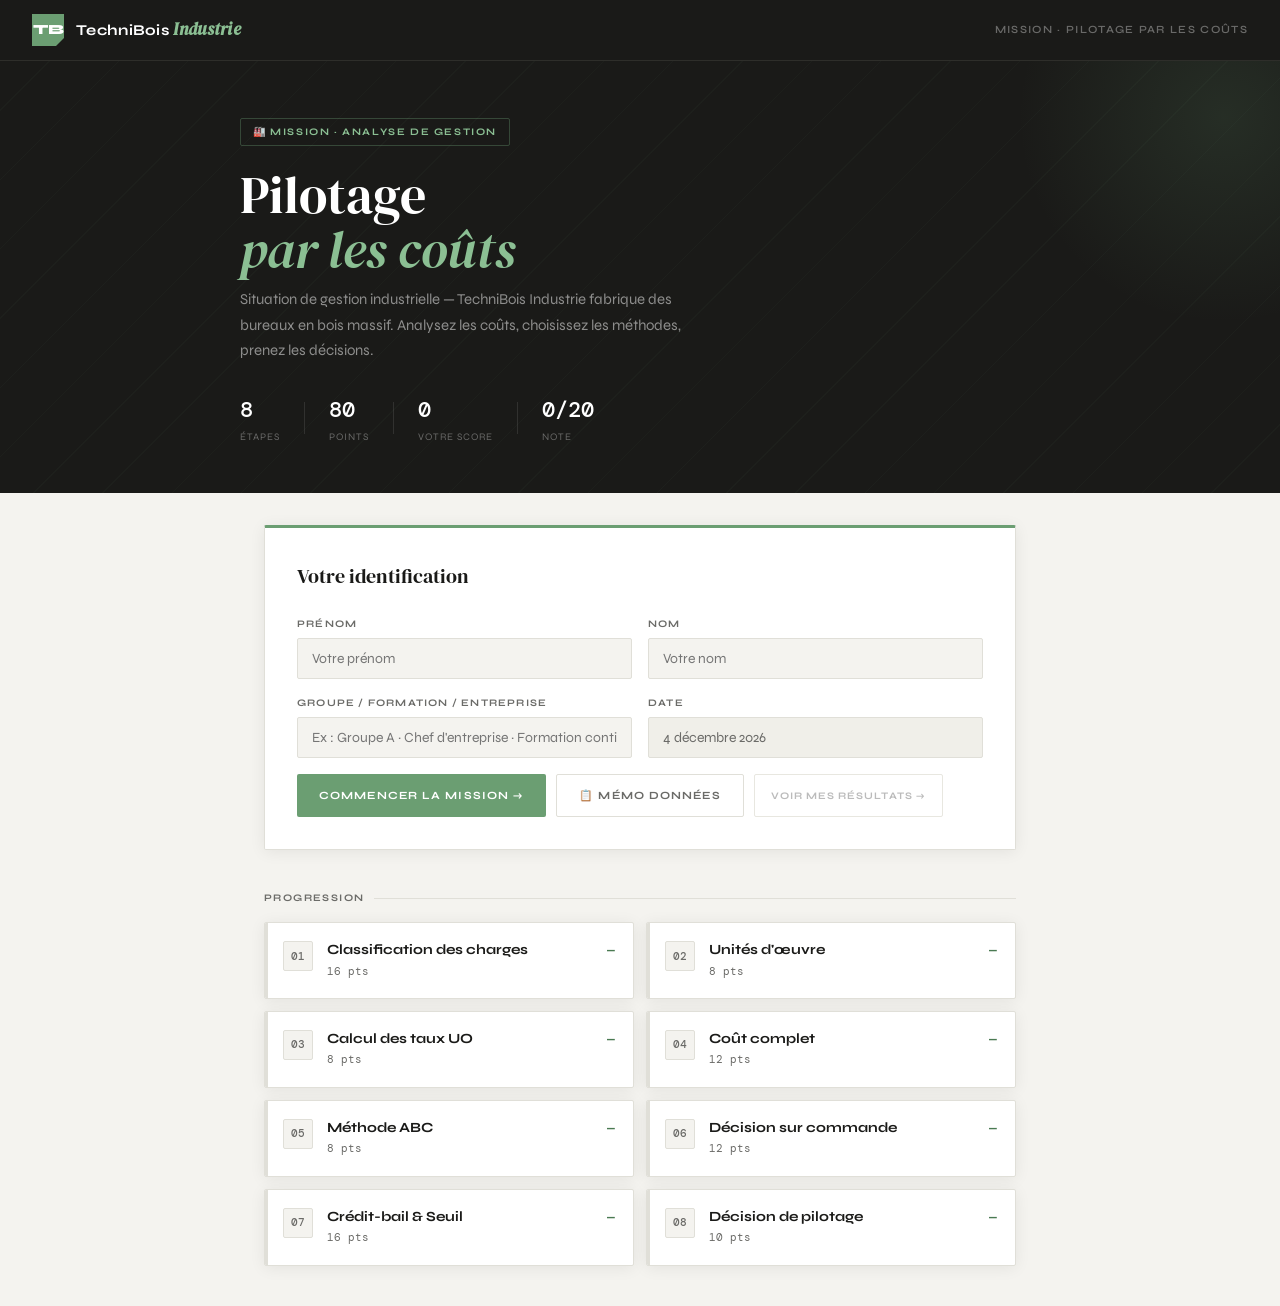
<file: index.html>
<!DOCTYPE html>
<html lang="fr">
<head>
<meta charset="UTF-8">
<meta name="viewport" content="width=device-width, initial-scale=1.0">
<title>TechniBois — Pilotage par les coûts</title>
<link href="https://fonts.googleapis.com/css2?family=Syne:wght@400;500;600;700;800&family=DM+Serif+Display:ital@0;1&family=DM+Mono:wght@400;500&display=swap" rel="stylesheet">
<link rel="stylesheet" href="style.css">
<style>
/* ── HOME SPECIFIC ── */
.hero {
  background: var(--dark);
  padding: 56px 32px 48px;
  position: relative; overflow: hidden;
}
.hero::before {
  content: '';
  position: absolute; inset: 0;
  background: repeating-linear-gradient(
    -45deg,
    transparent, transparent 48px,
    rgba(107,158,114,0.04) 48px, rgba(107,158,114,0.04) 49px
  );
}
.hero::after {
  content: '';
  position: absolute; top: 0; right: 0;
  width: 280px; height: 280px;
  background: radial-gradient(circle at 80% 20%, rgba(107,158,114,0.15) 0%, transparent 65%);
  pointer-events: none;
}
.hero-inner { max-width: 800px; margin: 0 auto; position: relative; z-index: 1; }
.hero-tag {
  display: inline-flex; align-items: center; gap: 6px;
  font-size: 10px; font-weight: 700;
  letter-spacing: 0.16em; text-transform: uppercase;
  color: var(--green-l);
  border: 1px solid rgba(107,158,114,0.35);
  padding: 5px 12px; border-radius: 2px;
  margin-bottom: 22px;
}
.hero-title {
  font-family: var(--ff-display);
  font-size: 52px; font-weight: 400;
  color: #fff; line-height: 1.05;
  margin-bottom: 10px;
}
.hero-title em { color: var(--green-l); display: block; }
.hero-sub {
  font-size: 15px; color: rgba(255,255,255,0.5);
  max-width: 480px; line-height: 1.7; margin-bottom: 28px;
}
.hero-meta {
  display: flex; align-items: center; gap: 24px; flex-wrap: wrap;
}
.hero-meta-item {
  display: flex; flex-direction: column; gap: 2px;
}
.hero-meta-val {
  font-family: var(--ff-mono);
  font-size: 22px; font-weight: 500; color: #fff;
}
.hero-meta-lab { font-size: 10px; color: rgba(255,255,255,0.35); letter-spacing: 0.1em; text-transform: uppercase; }
.hero-sep { width: 1px; height: 32px; background: rgba(255,255,255,0.1); }

/* ── IDENTITY SECTION ── */
.identity-wrap { max-width: 800px; margin: 0 auto; padding: 32px 24px 0; }

/* ── STEPS GRID ── */
.steps-section { max-width: 800px; margin: 0 auto; padding: 8px 24px 40px; }
.steps-title {
  font-family: var(--ff-ui);
  font-size: 10px; font-weight: 700;
  letter-spacing: 0.14em; text-transform: uppercase;
  color: var(--muted); margin-bottom: 16px;
  display: flex; align-items: center; gap: 10px;
}
.steps-title::after { content: ''; flex: 1; height: 1px; background: var(--border); }

.steps-grid { display: grid; grid-template-columns: 1fr 1fr; gap: 12px; }
@media(max-width:540px) { .steps-grid { grid-template-columns: 1fr; } }

.step-card {
  display: flex; align-items: flex-start; gap: 14px;
  background: var(--card);
  border: 1px solid var(--border);
  border-radius: var(--radius);
  padding: 18px 18px;
  text-decoration: none;
  color: var(--text);
  transition: all 0.2s;
  position: relative; overflow: hidden;
  box-shadow: var(--shadow);
}
.step-card:hover {
  border-color: var(--green-l);
  transform: translateY(-2px);
  box-shadow: var(--shadow-lg);
}
.step-card::before {
  content: '';
  position: absolute; left: 0; top: 0; bottom: 0;
  width: 3px; background: var(--border);
  transition: background 0.2s;
}
.step-card:hover::before { background: var(--green); }
.step-card.done::before { background: var(--green); }

.step-card-num {
  font-family: var(--ff-mono);
  font-size: 11px; font-weight: 500;
  color: var(--muted);
  background: var(--surface);
  border: 1px solid var(--border);
  width: 30px; height: 30px;
  border-radius: 2px;
  display: flex; align-items: center; justify-content: center;
  flex-shrink: 0;
}
.step-card.done .step-card-num { background: #e2f0e4; color: var(--green-d); border-color: #b6d9ba; }
.step-card-info { flex: 1; min-width: 0; }
.step-card-name {
  font-weight: 700; font-size: 14px;
  color: var(--text); margin-bottom: 3px;
  line-height: 1.3;
}
.step-card-pts {
  font-family: var(--ff-mono);
  font-size: 11px; color: var(--muted);
}
.step-card-score {
  font-family: var(--ff-mono);
  font-size: 13px; font-weight: 500;
  color: var(--green-d); white-space: nowrap;
}
.step-card.done .step-card-score { color: var(--green-d); }

/* ── RESULTS CARD ── */
.result-preview {
  max-width: 800px; margin: 0 auto 40px;
  padding: 0 24px;
}
.result-preview-inner {
  background: var(--dark);
  border-radius: var(--radius);
  padding: 24px 28px;
  display: flex; align-items: center; gap: 24px;
  flex-wrap: wrap;
}
.rp-score {
  font-family: var(--ff-display);
  font-size: 56px; color: var(--green-l); line-height: 1;
}
.rp-info { flex: 1; min-width: 160px; }
.rp-pct { font-size: 13px; color: rgba(255,255,255,0.5); margin-bottom: 4px; }
.rp-note { font-size: 22px; font-weight: 700; color: #fff; margin-bottom: 6px; }
.rp-badge {
  display: inline-block;
  font-size: 11px; font-weight: 700;
  color: var(--green-l);
  border: 1px solid rgba(107,158,114,0.4);
  padding: 3px 10px; border-radius: 2px;
}
@media(max-width:520px) {
  .hero-title { font-size: 34px; }
  .steps-grid { grid-template-columns: 1fr; }
}
</style>
</head>
<body>

<!-- ── TOPBAR ── -->
<header class="topbar">
  <div class="topbar-inner">
    <a href="index.html" class="brand">
      <div class="brand-mark">TB</div>
      <div class="brand-text">TechniBois <em>Industrie</em></div>
    </a>
    <div class="topbar-subtitle">Mission · Pilotage par les coûts</div>
  </div>
</header>

<!-- ── HERO ── -->
<section class="hero">
  <div class="hero-inner">
    <div class="hero-tag">🏭 Mission · Analyse de gestion</div>
    <h1 class="hero-title">
      Pilotage<br>
      <em>par les coûts</em>
    </h1>
    <p class="hero-sub">Situation de gestion industrielle — TechniBois Industrie fabrique des bureaux en bois massif. Analysez les coûts, choisissez les méthodes, prenez les décisions.</p>
    <div class="hero-meta">
      <div class="hero-meta-item">
        <span class="hero-meta-val">8</span>
        <span class="hero-meta-lab">Étapes</span>
      </div>
      <div class="hero-sep"></div>
      <div class="hero-meta-item">
        <span class="hero-meta-val">80</span>
        <span class="hero-meta-lab">Points</span>
      </div>
      <div class="hero-sep"></div>
      <div class="hero-meta-item">
        <span class="hero-meta-val" id="hero-total">0</span>
        <span class="hero-meta-lab">Votre score</span>
      </div>
      <div class="hero-sep"></div>
      <div class="hero-meta-item">
        <span class="hero-meta-val" id="hero-note">0/20</span>
        <span class="hero-meta-lab">Note</span>
      </div>
    </div>
  </div>
</section>

<!-- ── IDENTIFICATION ── -->
<div class="identity-wrap">
  <div class="id-card">
    <div class="id-card-title">Votre identification</div>
    <div class="fields-grid">
      <div class="field-wrap">
        <label class="field-label">Prénom</label>
        <input class="field-input" id="f-prenom" type="text" placeholder="Votre prénom">
      </div>
      <div class="field-wrap">
        <label class="field-label">Nom</label>
        <input class="field-input" id="f-nom" type="text" placeholder="Votre nom">
      </div>
      <div class="field-wrap">
        <label class="field-label">Groupe / Formation / Entreprise</label>
        <input class="field-input" id="f-groupe" type="text" placeholder="Ex : Groupe A · Chef d'entreprise · Formation continue">
      </div>
      <div class="field-wrap">
        <label class="field-label">Date</label>
        <input class="field-input" id="f-date" type="text" readonly>
      </div>
    </div>
    <div class="btn-row" style="margin-top:16px;">
      <a href="etape1.html" class="btn btn-primary" onclick="saveBeforeGo()">Commencer la mission →</a>
      <a href="memo.html" class="btn btn-secondary">📋 Mémo données</a>
      <a href="resultats.html" class="btn btn-ghost">Voir mes résultats →</a>
    </div>
  </div>
</div>

<!-- ── STEPS MENU ── -->
<div class="steps-section">
  <div class="steps-title">Progression</div>
  <div class="steps-grid" id="steps-grid"></div>
</div>

<!-- ── RESULT PREVIEW ── -->
<div class="result-preview" id="result-preview" style="display:none;">
  <div class="result-preview-inner">
    <div class="rp-score" id="rp-score">0</div>
    <div class="rp-info">
      <div class="rp-pct" id="rp-pct">0%</div>
      <div class="rp-note" id="rp-note">0 / 20</div>
      <div class="rp-badge" id="rp-badge">—</div>
    </div>
    <a href="resultats.html" class="btn btn-gold">Voir le rapport complet →</a>
  </div>
</div>

<script src="common.js"></script>
<script>
const STEP_LINKS = {
  1: 'etape1.html',
  2: 'etape2.html',
  3: 'etape3.html',
  4: 'etape4.html',
  5: 'etape5.html',
  6: 'etape6.html',
  7: 'etape7.html',
  8: 'etape8.html',
};

function saveBeforeGo() {
  // Save identity on click before navigating
  ['f-nom','f-prenom','f-groupe'].forEach(id => {
    const el = document.getElementById(id);
    if (el) {
      const s = loadState();
      const ident = s.identity || {};
      ident[id.replace('f-','')] = el.value;
      saveState('identity', ident);
    }
  });
  saveIdentity();
}

function buildMenu() {
  const grid = document.getElementById('steps-grid');
  if (!grid) return;
  grid.innerHTML = '';
  for (let i = 1; i <= 8; i++) {
    const sc = getScore(i);
    const mx = STEP_MAX[i];
    const done = sc > 0;
    const card = document.createElement('a');
    card.href = STEP_LINKS[i];
    card.className = 'step-card' + (done ? ' done' : '');
    card.innerHTML = `
      <div class="step-card-num">${String(i).padStart(2,'0')}</div>
      <div class="step-card-info">
        <div class="step-card-name">${STEP_NAMES[i]}</div>
        <div class="step-card-pts">${mx} pts</div>
      </div>
      <div class="step-card-score">${done ? sc+'/'+mx : '—'}</div>
    `;
    grid.appendChild(card);
  }
}

function updateHero() {
  const tot = getTotalScore();
  const note = Math.round(tot / 80 * 20 * 10) / 10;
  const pct  = Math.round(tot / 80 * 100);
  document.getElementById('hero-total').textContent = tot;
  document.getElementById('hero-note').textContent = note + '/20';

  if (tot > 0) {
    const p = getProfile(pct);
    document.getElementById('result-preview').style.display = '';
    document.getElementById('rp-score').textContent = tot;
    document.getElementById('rp-pct').textContent = pct + '%';
    document.getElementById('rp-note').textContent = note + ' / 20';
    document.getElementById('rp-badge').textContent = p.label;
  }
}

window.addEventListener('DOMContentLoaded', () => {
  buildMenu();
  updateHero();
  setDate();
  loadIdentity();
  ['f-nom','f-prenom','f-groupe'].forEach(id => {
    const el = document.getElementById(id);
    if (el) { el.addEventListener('input', saveIdentity); el.addEventListener('blur', saveIdentity); }
  });
});
</script>
</body>
</html>
</file>
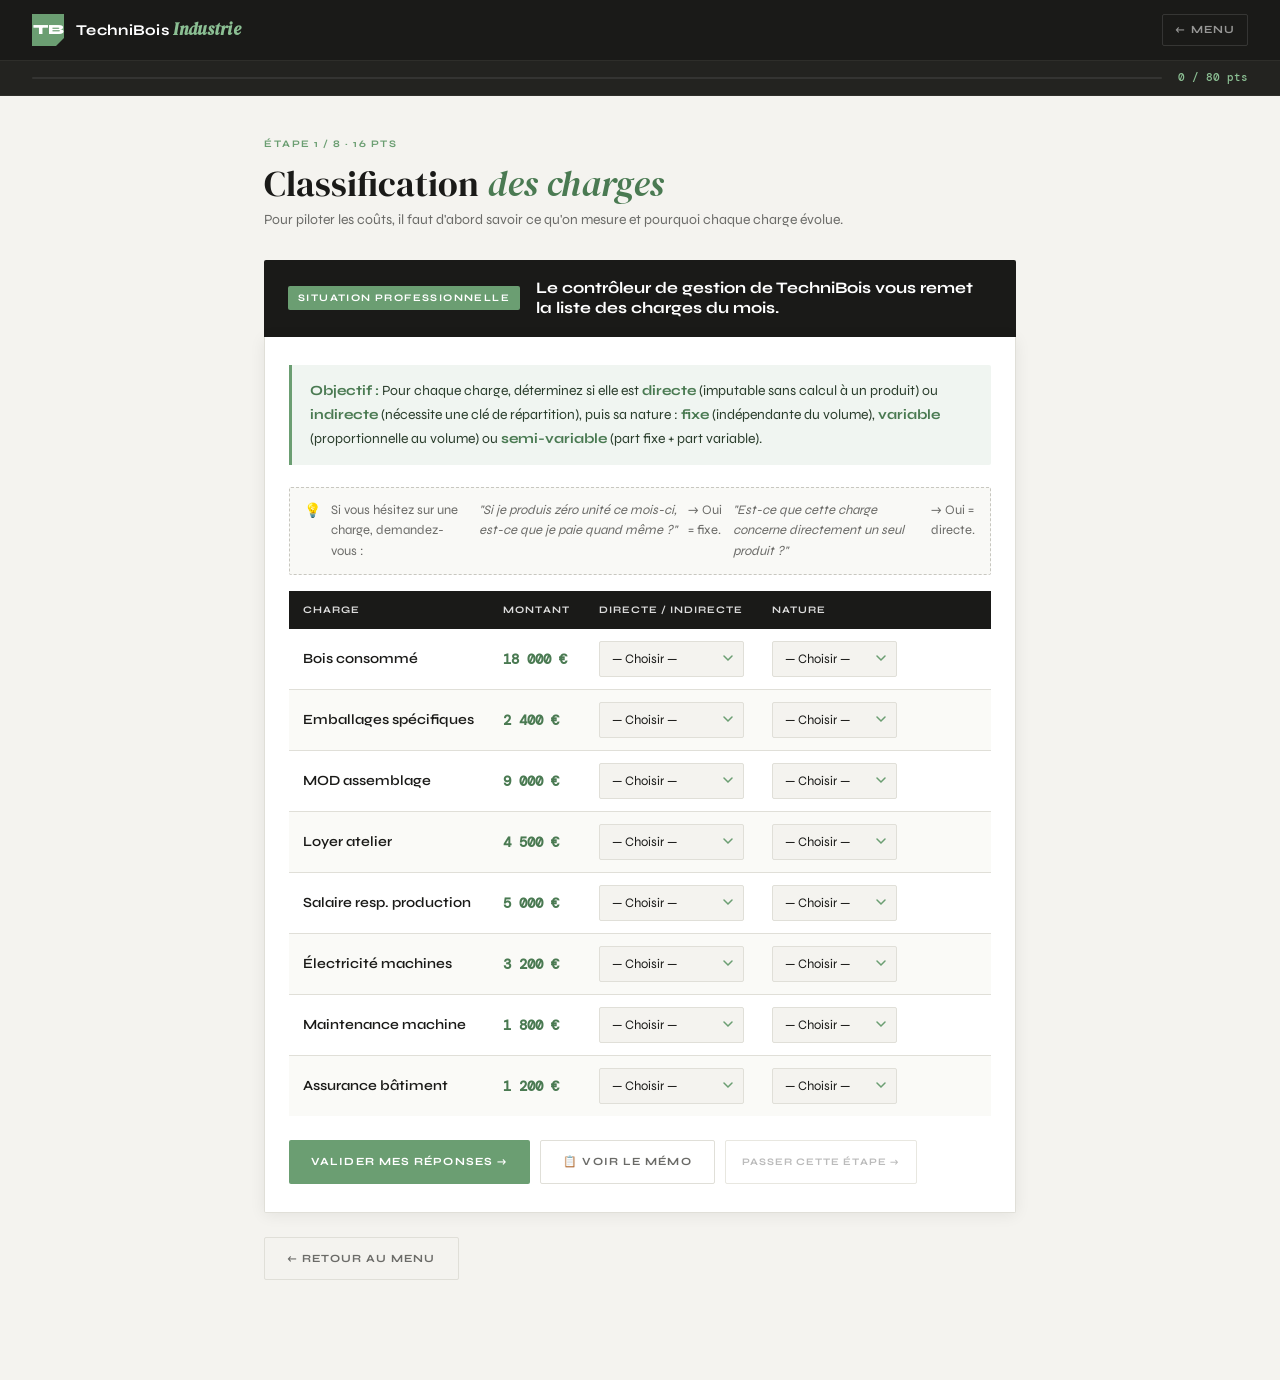
<file: etape1.html>
<!DOCTYPE html>
<html lang="fr">
<head>
<meta charset="UTF-8">
<meta name="viewport" content="width=device-width, initial-scale=1.0">
<title>TechniBois — Étape 1 · Classification des charges</title>
<link href="https://fonts.googleapis.com/css2?family=Syne:wght@400;500;600;700;800&family=DM+Serif+Display:ital@0;1&family=DM+Mono:wght@400;500&display=swap" rel="stylesheet">
<link rel="stylesheet" href="style.css">
</head>
<body>

<header class="topbar">
  <div class="topbar-inner">
    <a href="index.html" class="brand">
      <div class="brand-mark">TB</div>
      <div class="brand-text">TechniBois <em>Industrie</em></div>
    </a>
    <a href="index.html" class="btn-home">← Menu</a>
  </div>
</header>

<div class="progress-strip">
  <div class="progress-track"><div class="progress-fill" id="progress-fill"></div></div>
  <div class="progress-pts" id="progress-pts">0 / 80 pts</div>
</div>

<div class="page-wrap">

  <span class="page-eyebrow">Étape 1 / 8 · 16 pts</span>
  <h1 class="page-title">Classification <em>des charges</em></h1>
  <p style="color:var(--muted);font-size:14px;margin-bottom:28px;">Pour piloter les coûts, il faut d'abord savoir ce qu'on mesure et pourquoi chaque charge évolue.</p>

  <!-- STEP BLOCK -->
  <div class="step-header">
    <div class="step-badge">Situation professionnelle</div>
    <div class="step-title">Le contrôleur de gestion de TechniBois vous remet la liste des charges du mois.</div>
  </div>
  <div class="step-body">

    <div class="ctx-box">
      <strong>Objectif :</strong> Pour chaque charge, déterminez si elle est <strong>directe</strong> (imputable sans calcul à un produit) ou <strong>indirecte</strong> (nécessite une clé de répartition), puis sa nature : <strong>fixe</strong> (indépendante du volume), <strong>variable</strong> (proportionnelle au volume) ou <strong>semi-variable</strong> (part fixe + part variable).
    </div>

    <div class="info-tip">Si vous hésitez sur une charge, demandez-vous : <em>"Si je produis zéro unité ce mois-ci, est-ce que je paie quand même ?"</em> → Oui = fixe. <em>"Est-ce que cette charge concerne directement un seul produit ?"</em> → Oui = directe.</div>

    <table class="ex-table" id="table-s1">
      <thead>
        <tr>
          <th>Charge</th>
          <th>Montant</th>
          <th>Directe / Indirecte</th>
          <th>Nature</th>
          <th style="width:80px;"></th>
        </tr>
      </thead>
      <tbody>
        <tr data-di="directe" data-fv="variable">
          <td class="charge-name">Bois consommé</td>
          <td class="charge-amt">18 000 €</td>
          <td><select class="s-di"><option value="">— Choisir —</option><option>directe</option><option>indirecte</option></select></td>
          <td><select class="s-fv"><option value="">— Choisir —</option><option>fixe</option><option>variable</option><option>semi-variable</option></select></td>
          <td id="r-1-1"></td>
        </tr>
        <tr data-di="directe" data-fv="variable">
          <td class="charge-name">Emballages spécifiques</td>
          <td class="charge-amt">2 400 €</td>
          <td><select class="s-di"><option value="">— Choisir —</option><option>directe</option><option>indirecte</option></select></td>
          <td><select class="s-fv"><option value="">— Choisir —</option><option>fixe</option><option>variable</option><option>semi-variable</option></select></td>
          <td id="r-1-2"></td>
        </tr>
        <tr data-di="directe" data-fv="variable">
          <td class="charge-name">MOD assemblage</td>
          <td class="charge-amt">9 000 €</td>
          <td><select class="s-di"><option value="">— Choisir —</option><option>directe</option><option>indirecte</option></select></td>
          <td><select class="s-fv"><option value="">— Choisir —</option><option>fixe</option><option>variable</option><option>semi-variable</option></select></td>
          <td id="r-1-3"></td>
        </tr>
        <tr data-di="indirecte" data-fv="fixe">
          <td class="charge-name">Loyer atelier</td>
          <td class="charge-amt">4 500 €</td>
          <td><select class="s-di"><option value="">— Choisir —</option><option>directe</option><option>indirecte</option></select></td>
          <td><select class="s-fv"><option value="">— Choisir —</option><option>fixe</option><option>variable</option><option>semi-variable</option></select></td>
          <td id="r-1-4"></td>
        </tr>
        <tr data-di="indirecte" data-fv="fixe">
          <td class="charge-name">Salaire resp. production</td>
          <td class="charge-amt">5 000 €</td>
          <td><select class="s-di"><option value="">— Choisir —</option><option>directe</option><option>indirecte</option></select></td>
          <td><select class="s-fv"><option value="">— Choisir —</option><option>fixe</option><option>variable</option><option>semi-variable</option></select></td>
          <td id="r-1-5"></td>
        </tr>
        <tr data-di="indirecte" data-fv="variable">
          <td class="charge-name">Électricité machines</td>
          <td class="charge-amt">3 200 €</td>
          <td><select class="s-di"><option value="">— Choisir —</option><option>directe</option><option>indirecte</option></select></td>
          <td><select class="s-fv"><option value="">— Choisir —</option><option>fixe</option><option>variable</option><option>semi-variable</option></select></td>
          <td id="r-1-6"></td>
        </tr>
        <tr data-di="indirecte" data-fv="semi-variable">
          <td class="charge-name">Maintenance machine</td>
          <td class="charge-amt">1 800 €</td>
          <td><select class="s-di"><option value="">— Choisir —</option><option>directe</option><option>indirecte</option></select></td>
          <td><select class="s-fv"><option value="">— Choisir —</option><option>fixe</option><option>variable</option><option>semi-variable</option></select></td>
          <td id="r-1-7"></td>
        </tr>
        <tr data-di="indirecte" data-fv="fixe">
          <td class="charge-name">Assurance bâtiment</td>
          <td class="charge-amt">1 200 €</td>
          <td><select class="s-di"><option value="">— Choisir —</option><option>directe</option><option>indirecte</option></select></td>
          <td><select class="s-fv"><option value="">— Choisir —</option><option>fixe</option><option>variable</option><option>semi-variable</option></select></td>
          <td id="r-1-8"></td>
        </tr>
      </tbody>
    </table>

    <div class="fb-block" id="fb-1">
      <h4>✅ Correction — Classification des charges</h4>
      <p>Les charges <strong>directes</strong> s'imputent sans calcul intermédiaire à un produit précis (bois, emballages, MOD). Les <strong>indirectes</strong> concernent l'ensemble de l'activité et doivent être réparties via des clés (loyer, salaires, maintenance…).</p>
      <ul>
        <li><strong>Fixes :</strong> loyer, salaire responsable, assurance — elles ne bougent pas selon le volume produit.</li>
        <li><strong>Variables :</strong> bois, emballages, MOD, électricité — elles évoluent avec la production.</li>
        <li><strong>Semi-variable :</strong> maintenance — comporte un forfait de base + une part liée à l'utilisation.</li>
      </ul>
      <p style="margin-top:10px;font-size:13px;color:var(--muted);">Ce classement est la première brique du pilotage par les coûts : sans lui, on ne peut pas calculer de coût de revient fiable.</p>
      <div class="fb-score" id="sc-1">Score : 0 / 16</div>
    </div>

    <div class="btn-row">
      <button class="btn btn-primary" onclick="valider()">Valider mes réponses →</button>
      <a href="memo.html" class="btn btn-secondary">📋 Voir le mémo</a>
      <button class="btn btn-ghost" onclick="passer()">Passer cette étape →</button>
    </div>

  </div>

  <div class="btn-row" style="margin-top:8px;">
    <a href="index.html" class="btn btn-secondary">← Retour au menu</a>
    <a href="etape2.html" class="btn btn-ghost" id="btn-next" style="display:none;">Étape suivante →</a>
  </div>

</div>

<script src="common.js"></script>
<script>
function valider() {
  let pts = 0;
  const rows = document.querySelectorAll('#table-s1 tbody tr');
  rows.forEach((row, idx) => {
    const di = row.dataset.di, fv = row.dataset.fv;
    const vDi = row.querySelector('.s-di').value;
    const vFv = row.querySelector('.s-fv').value;
    const okDi = vDi === di, okFv = vFv === fv;
    if (okDi) pts++;
    if (okFv) pts++;
    const n = idx + 1;
    document.getElementById('r-1-' + n).innerHTML =
      (okDi && okFv) ? '<span class="fb-ok">✓</span>' : '<span class="fb-ko">✗</span>';
  });
  setScore(1, pts);
  document.getElementById('sc-1').textContent = 'Score : ' + pts + ' / 16';
  showFeedback('fb-1');
  document.getElementById('btn-next').style.display = '';
  saveIdentity();
}

function passer() {
  setScore(1, 0);
  window.location.href = 'etape2.html';
}
</script>
</body>
</html>
</file>
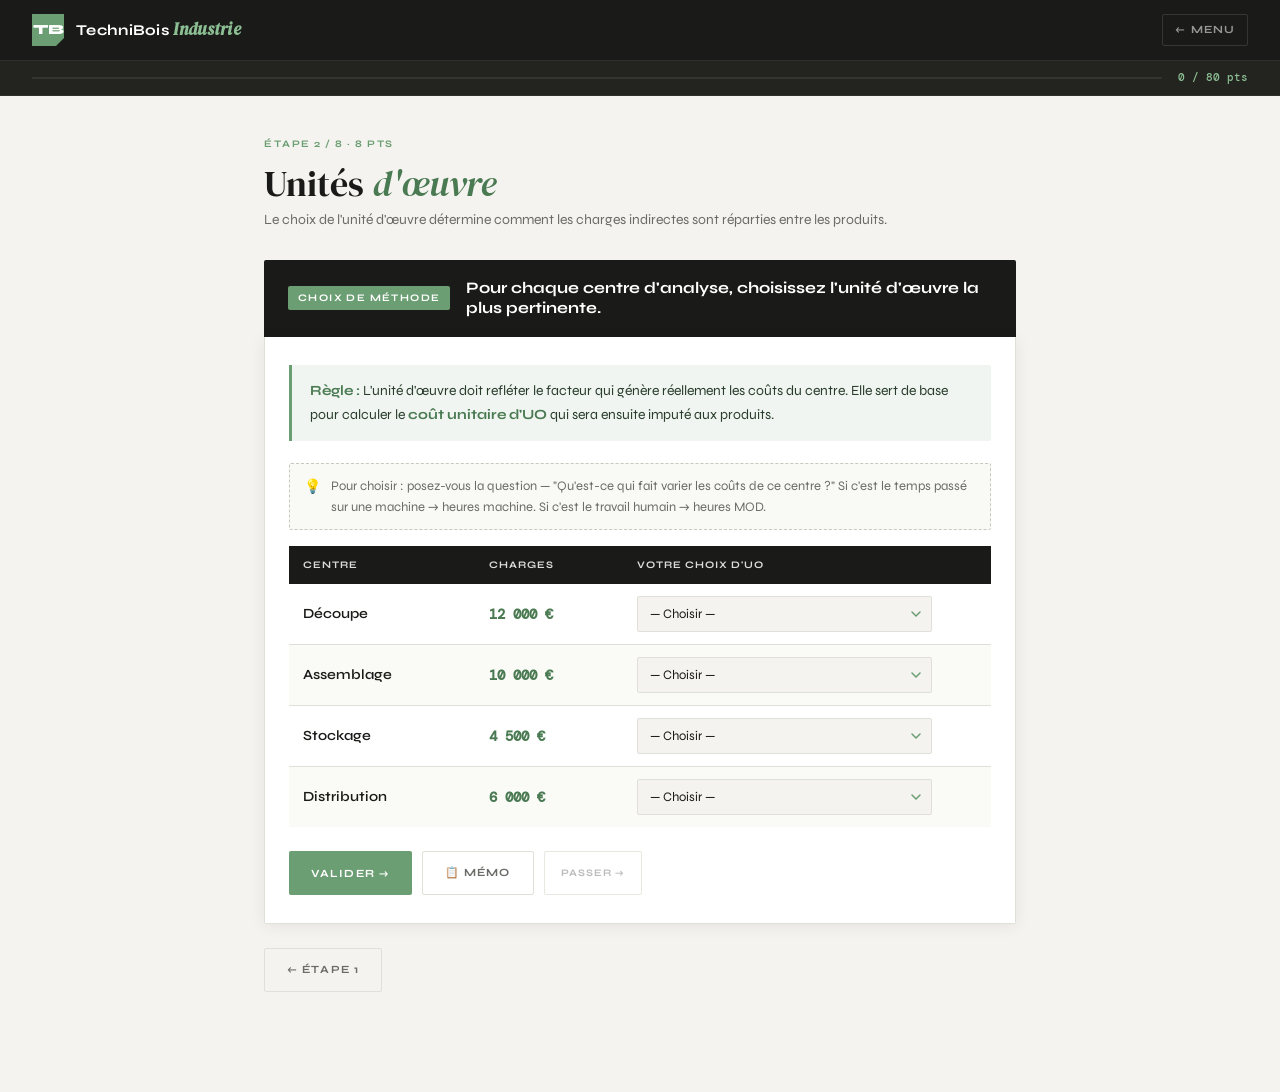
<file: etape2.html>
<!DOCTYPE html>
<html lang="fr">
<head>
<meta charset="UTF-8">
<meta name="viewport" content="width=device-width, initial-scale=1.0">
<title>TechniBois — Étape 2 · Unités d'œuvre</title>
<link href="https://fonts.googleapis.com/css2?family=Syne:wght@400;500;600;700;800&family=DM+Serif+Display:ital@0;1&family=DM+Mono:wght@400;500&display=swap" rel="stylesheet">
<link rel="stylesheet" href="style.css">
</head>
<body>

<header class="topbar">
  <div class="topbar-inner">
    <a href="index.html" class="brand">
      <div class="brand-mark">TB</div>
      <div class="brand-text">TechniBois <em>Industrie</em></div>
    </a>
    <a href="index.html" class="btn-home">← Menu</a>
  </div>
</header>
<div class="progress-strip">
  <div class="progress-track"><div class="progress-fill" id="progress-fill"></div></div>
  <div class="progress-pts" id="progress-pts">0 / 80 pts</div>
</div>

<div class="page-wrap">
  <span class="page-eyebrow">Étape 2 / 8 · 8 pts</span>
  <h1 class="page-title">Unités <em>d'œuvre</em></h1>
  <p style="color:var(--muted);font-size:14px;margin-bottom:28px;">Le choix de l'unité d'œuvre détermine comment les charges indirectes sont réparties entre les produits.</p>

  <div class="step-header">
    <div class="step-badge">Choix de méthode</div>
    <div class="step-title">Pour chaque centre d'analyse, choisissez l'unité d'œuvre la plus pertinente.</div>
  </div>
  <div class="step-body">

    <div class="ctx-box">
      <strong>Règle :</strong> L'unité d'œuvre doit refléter le facteur qui génère réellement les coûts du centre. Elle sert de base pour calculer le <strong>coût unitaire d'UO</strong> qui sera ensuite imputé aux produits.
    </div>

    <div class="info-tip">Pour choisir : posez-vous la question — "Qu'est-ce qui fait varier les coûts de ce centre ?" Si c'est le temps passé sur une machine → heures machine. Si c'est le travail humain → heures MOD.</div>

    <table class="ex-table">
      <thead><tr><th>Centre</th><th>Charges</th><th>Votre choix d'UO</th><th></th></tr></thead>
      <tbody>
        <tr data-uo="heures machine">
          <td class="charge-name">Découpe</td>
          <td class="charge-amt">12 000 €</td>
          <td>
            <select id="uo1">
              <option value="">— Choisir —</option>
              <option>heures machine</option>
              <option>panneaux découpés</option>
              <option>commandes</option>
            </select>
          </td>
          <td id="r-uo1"></td>
        </tr>
        <tr data-uo="heures de MOD">
          <td class="charge-name">Assemblage</td>
          <td class="charge-amt">10 000 €</td>
          <td>
            <select id="uo2">
              <option value="">— Choisir —</option>
              <option>heures de MOD</option>
              <option>produits assemblés</option>
              <option>commandes</option>
            </select>
          </td>
          <td id="r-uo2"></td>
        </tr>
        <tr data-uo="mouvements de stock">
          <td class="charge-name">Stockage</td>
          <td class="charge-amt">4 500 €</td>
          <td>
            <select id="uo3">
              <option value="">— Choisir —</option>
              <option>palettes stockées</option>
              <option>mouvements de stock</option>
              <option>produits finis</option>
            </select>
          </td>
          <td id="r-uo3"></td>
        </tr>
        <tr data-uo="livraisons">
          <td class="charge-name">Distribution</td>
          <td class="charge-amt">6 000 €</td>
          <td>
            <select id="uo4">
              <option value="">— Choisir —</option>
              <option>livraisons</option>
              <option>clients</option>
              <option>chiffre d'affaires</option>
            </select>
          </td>
          <td id="r-uo4"></td>
        </tr>
      </tbody>
    </table>

    <div class="fb-block" id="fb-2">
      <h4>✅ Correction — Unités d'œuvre</h4>
      <ul>
        <li><strong>Découpe → heures machine :</strong> le coût de ce centre est lié au temps de fonctionnement des machines (amortissement, énergie, usure).</li>
        <li><strong>Assemblage → heures de MOD :</strong> opération manuelle — c'est le temps des opérateurs qui génère les coûts.</li>
        <li><strong>Stockage → mouvements de stock :</strong> chaque entrée/sortie mobilise des ressources (manutention, gestion, risque de rupture).</li>
        <li><strong>Distribution → livraisons :</strong> chaque livraison a un coût fixe propre (camion, chauffeur) indépendant du montant de la commande.</li>
      </ul>
      <div class="fb-score" id="sc-2">Score : 0 / 8</div>
    </div>

    <div class="btn-row">
      <button class="btn btn-primary" onclick="valider()">Valider →</button>
      <a href="memo.html" class="btn btn-secondary">📋 Mémo</a>
      <button class="btn btn-ghost" onclick="passer()">Passer →</button>
    </div>
  </div>

  <div class="btn-row">
    <a href="etape1.html" class="btn btn-secondary">← Étape 1</a>
    <a href="etape3.html" class="btn btn-ghost" id="btn-next" style="display:none;">Étape 3 →</a>
  </div>
</div>

<script src="common.js"></script>
<script>
const ans = ['heures machine','heures de MOD','mouvements de stock','livraisons'];
function valider() {
  let pts = 0;
  for (let i = 1; i <= 4; i++) {
    const v = document.getElementById('uo'+i).value;
    const ok = v === ans[i-1];
    if (ok) pts += 2;
    fbInline('r-uo'+i, ok, ans[i-1]);
  }
  setScore(2, pts);
  document.getElementById('sc-2').textContent = 'Score : ' + pts + ' / 8';
  showFeedback('fb-2');
  document.getElementById('btn-next').style.display = '';
}
function passer() { setScore(2,0); window.location.href = 'etape3.html'; }
</script>
</body>
</html>
</file>
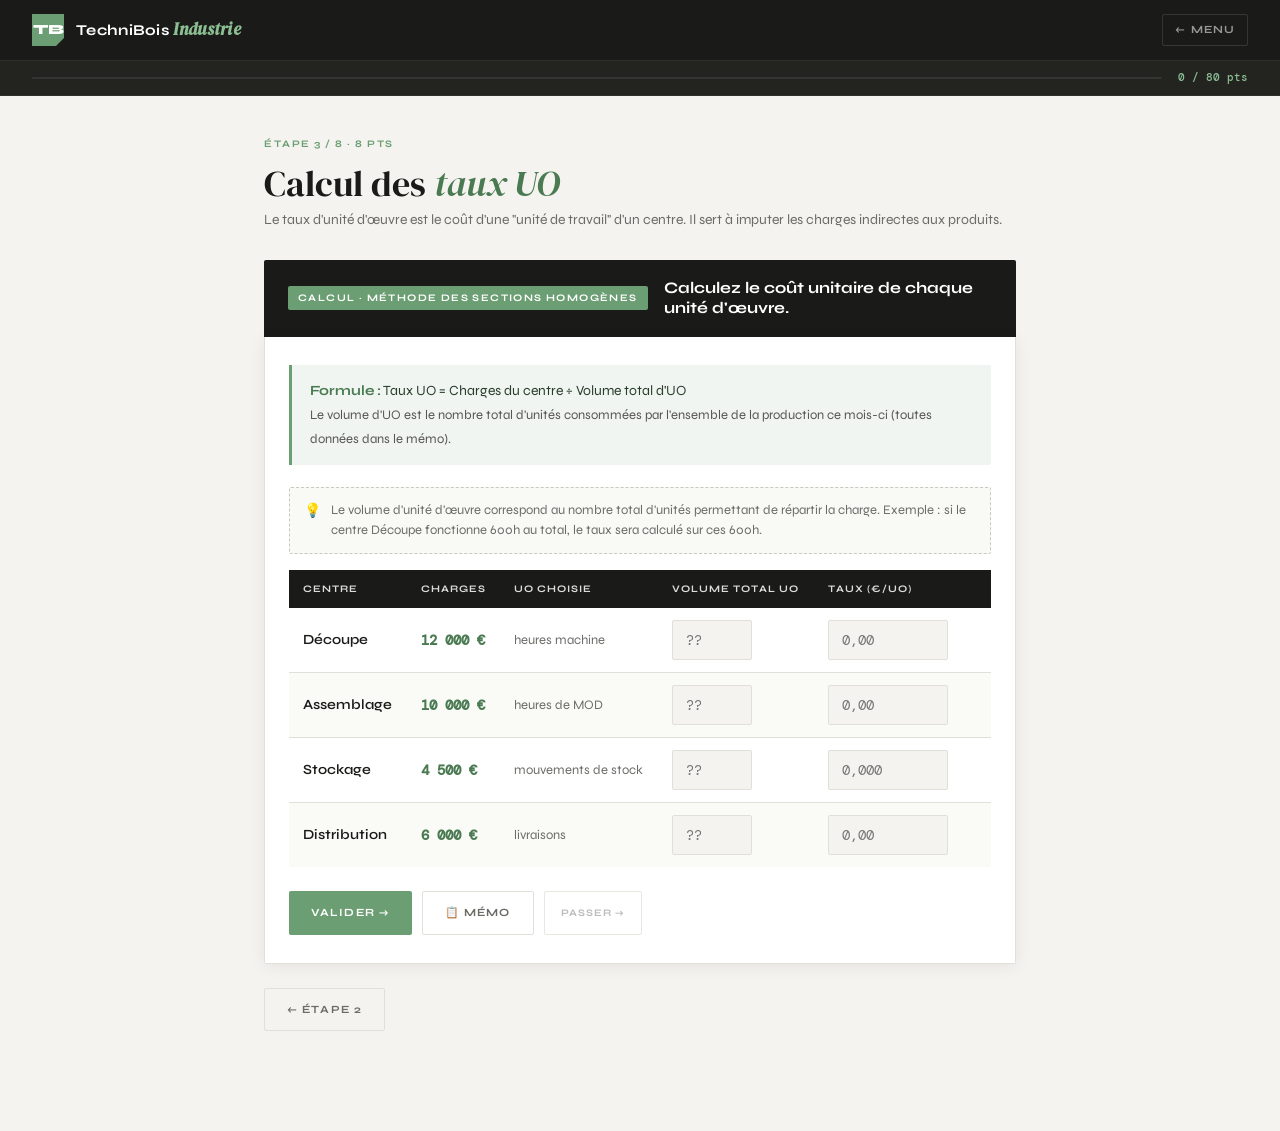
<file: etape3.html>
<!DOCTYPE html>
<html lang="fr">
<head>
<meta charset="UTF-8">
<meta name="viewport" content="width=device-width, initial-scale=1.0">
<title>TechniBois — Étape 3 · Calcul des taux UO</title>
<link href="https://fonts.googleapis.com/css2?family=Syne:wght@400;500;600;700;800&family=DM+Serif+Display:ital@0;1&family=DM+Mono:wght@400;500&display=swap" rel="stylesheet">
<link rel="stylesheet" href="style.css">
</head>
<body>

<header class="topbar">
  <div class="topbar-inner">
    <a href="index.html" class="brand">
      <div class="brand-mark">TB</div>
      <div class="brand-text">TechniBois <em>Industrie</em></div>
    </a>
    <a href="index.html" class="btn-home">← Menu</a>
  </div>
</header>
<div class="progress-strip">
  <div class="progress-track"><div class="progress-fill" id="progress-fill"></div></div>
  <div class="progress-pts" id="progress-pts">0 / 80 pts</div>
</div>

<div class="page-wrap">
  <span class="page-eyebrow">Étape 3 / 8 · 8 pts</span>
  <h1 class="page-title">Calcul des <em>taux UO</em></h1>
  <p style="color:var(--muted);font-size:14px;margin-bottom:28px;">Le taux d'unité d'œuvre est le coût d'une "unité de travail" d'un centre. Il sert à imputer les charges indirectes aux produits.</p>

  <div class="step-header">
    <div class="step-badge">Calcul · Méthode des sections homogènes</div>
    <div class="step-title">Calculez le coût unitaire de chaque unité d'œuvre.</div>
  </div>
  <div class="step-body">

    <div class="ctx-box">
      <strong>Formule :</strong> Taux UO = Charges du centre ÷ Volume total d'UO<br>
      <span style="font-size:13px;color:#555;">Le volume d'UO est le nombre total d'unités consommées par l'ensemble de la production ce mois-ci (toutes données dans le mémo).</span>
    </div>

    <div class="info-tip">Le volume d'unité d'œuvre correspond au nombre total d'unités permettant de répartir la charge. Exemple : si le centre Découpe fonctionne 600h au total, le taux sera calculé sur ces 600h.</div>

    <table class="ex-table">
      <thead>
        <tr>
          <th>Centre</th>
          <th>Charges</th>
          <th>UO choisie</th>
          <th>Volume total UO</th>
          <th>Taux (€/UO)</th>
          <th></th>
        </tr>
      </thead>
      <tbody>
        <tr>
          <td class="charge-name">Découpe</td>
          <td class="charge-amt">12 000 €</td>
          <td style="font-size:13px;color:var(--muted);">heures machine</td>
          <td><input class="num-input" id="vol1" type="number" placeholder="??" style="width:80px;"></td>
          <td><input class="num-input" id="c1" type="number" placeholder="0,00" step="0.01"></td>
          <td id="r-c1"></td>
        </tr>
        <tr>
          <td class="charge-name">Assemblage</td>
          <td class="charge-amt">10 000 €</td>
          <td style="font-size:13px;color:var(--muted);">heures de MOD</td>
          <td><input class="num-input" id="vol2" type="number" placeholder="??" style="width:80px;"></td>
          <td><input class="num-input" id="c2" type="number" placeholder="0,00" step="0.01"></td>
          <td id="r-c2"></td>
        </tr>
        <tr>
          <td class="charge-name">Stockage</td>
          <td class="charge-amt">4 500 €</td>
          <td style="font-size:13px;color:var(--muted);">mouvements de stock</td>
          <td><input class="num-input" id="vol3" type="number" placeholder="??" style="width:80px;"></td>
          <td><input class="num-input" id="c3" type="number" placeholder="0,000" step="0.001"></td>
          <td id="r-c3"></td>
        </tr>
        <tr>
          <td class="charge-name">Distribution</td>
          <td class="charge-amt">6 000 €</td>
          <td style="font-size:13px;color:var(--muted);">livraisons</td>
          <td><input class="num-input" id="vol4" type="number" placeholder="??" style="width:80px;"></td>
          <td><input class="num-input" id="c4" type="number" placeholder="0,00" step="0.01"></td>
          <td id="r-c4"></td>
        </tr>
      </tbody>
    </table>

    <div class="fb-block" id="fb-3">
      <h4>✅ Correction — Taux d'UO</h4>
      <ul>
        <li>Découpe : 12 000 ÷ 600h = <strong>20 €/h machine</strong></li>
        <li>Assemblage : 10 000 ÷ 500h = <strong>20 €/h MOD</strong></li>
        <li>Stockage : 4 500 ÷ 800 mouvements = <strong>5,625 €/mouvement</strong></li>
        <li>Distribution : 6 000 ÷ 300 livraisons = <strong>20 €/livraison</strong></li>
      </ul>
      <p style="margin-top:10px;font-size:13px;color:var(--muted);">Ces taux permettront d'imputer les charges indirectes à chaque produit selon sa consommation réelle d'UO.</p>
      <div class="fb-score" id="sc-3">Score : 0 / 8</div>
    </div>

    <div class="btn-row">
      <button class="btn btn-primary" onclick="valider()">Valider →</button>
      <a href="memo.html" class="btn btn-secondary">📋 Mémo</a>
      <button class="btn btn-ghost" onclick="passer()">Passer →</button>
    </div>
  </div>

  <div class="btn-row">
    <a href="etape2.html" class="btn btn-secondary">← Étape 2</a>
    <a href="etape4.html" class="btn btn-ghost" id="btn-next" style="display:none;">Étape 4 →</a>
  </div>
</div>

<script src="common.js"></script>
<script>
// Volume attendus : 600, 500, 800, 300
// Taux attendus : 20, 20, 5.625, 20
const volAns = [600, 500, 800, 300];
const taux   = [20, 20, 5.625, 20];
const tol    = [0.01, 0.01, 0.005, 0.01];

function valider() {
  let pts = 0;
  for (let i = 0; i < 4; i++) {
    const v   = parseFloat(document.getElementById('c'+(i+1)).value);
    const vl  = parseFloat(document.getElementById('vol'+(i+1)).value);
    const okV = Math.abs(vl - volAns[i]) < 1;
    const okT = !isNaN(v) && Math.abs(v - taux[i]) <= tol[i];
    if (okT) pts += 2;
    const id = 'r-c'+(i+1);
    document.getElementById(id).innerHTML = okT
      ? '<span class="fb-ok">✓</span>'
      : '<span class="fb-ko">✗ ' + taux[i] + '</span>';
  }
  setScore(3, pts);
  document.getElementById('sc-3').textContent = 'Score : ' + pts + ' / 8';
  showFeedback('fb-3');
  document.getElementById('btn-next').style.display = '';
}
function passer() { setScore(3,0); window.location.href = 'etape4.html'; }
</script>
</body>
</html>
</file>
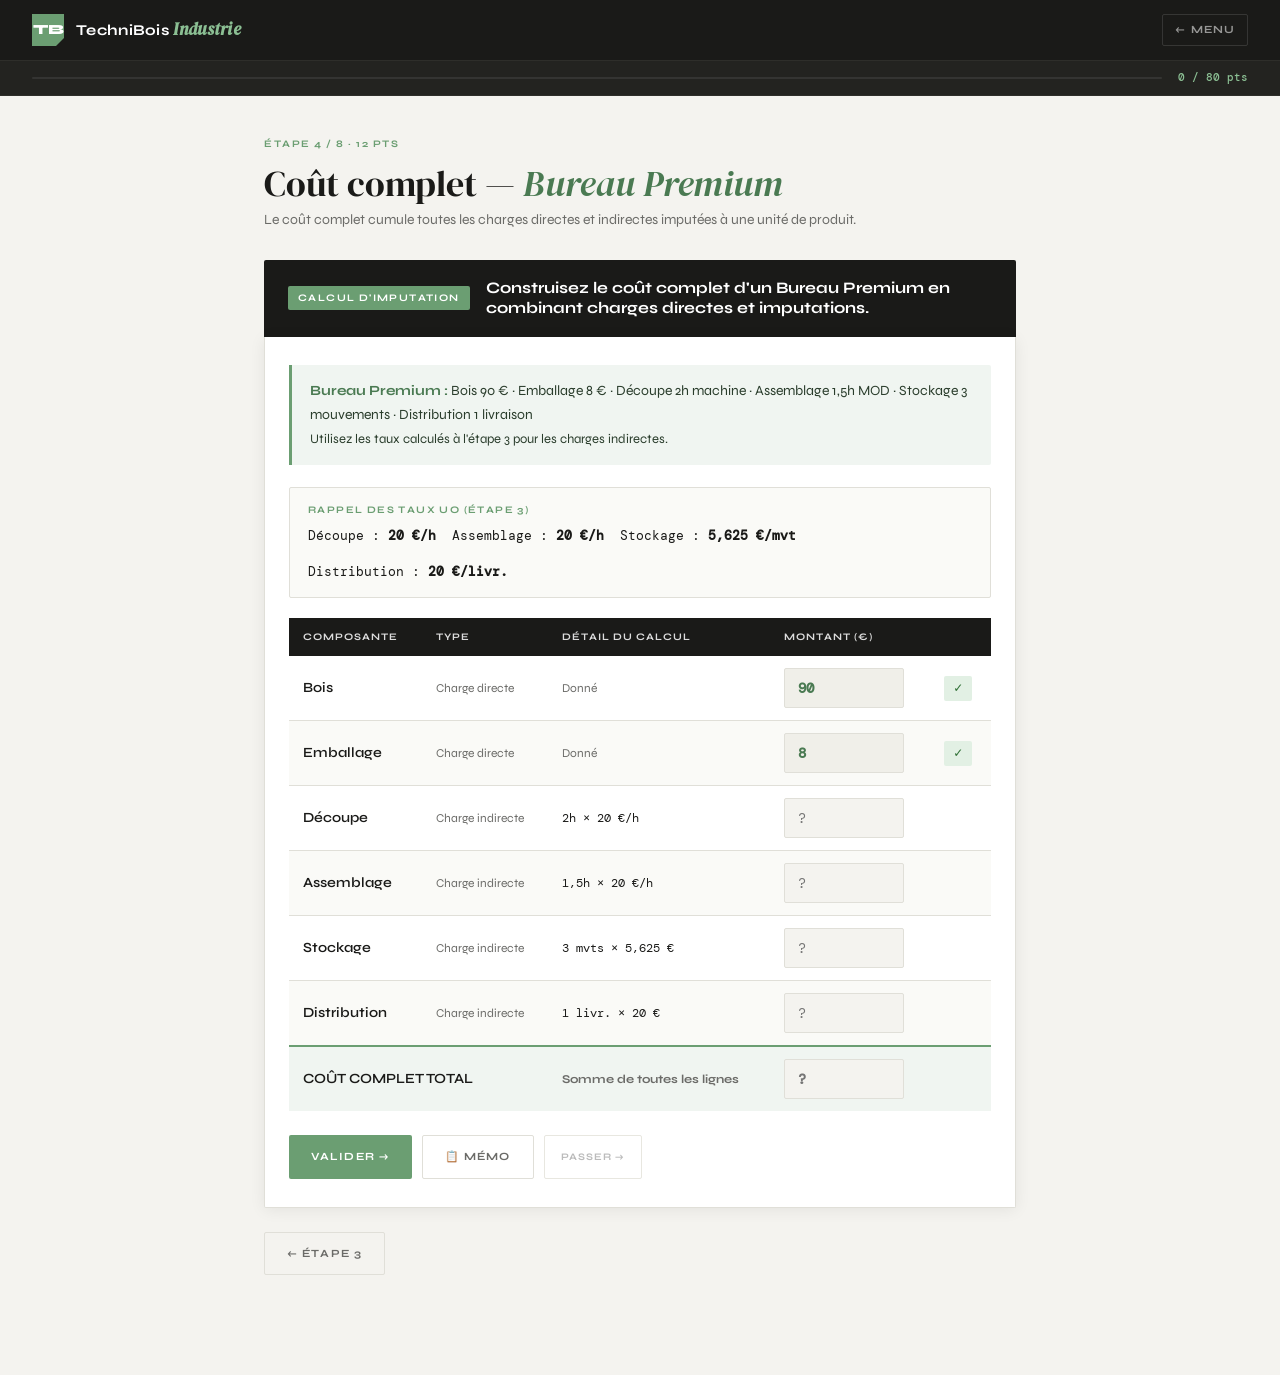
<file: etape4.html>
<!DOCTYPE html>
<html lang="fr">
<head>
<meta charset="UTF-8">
<meta name="viewport" content="width=device-width, initial-scale=1.0">
<title>TechniBois — Étape 4 · Coût complet</title>
<link href="https://fonts.googleapis.com/css2?family=Syne:wght@400;500;600;700;800&family=DM+Serif+Display:ital@0;1&family=DM+Mono:wght@400;500&display=swap" rel="stylesheet">
<link rel="stylesheet" href="style.css">
<style>
.total-row td { font-weight: 700; background: #f0f5f1 !important; border-top: 2px solid var(--green) !important; }
.taux-pill {
  display: inline-block; font-family: var(--ff-mono);
  font-size: 11px; background: #e8e8e4; color: var(--muted);
  padding: 2px 8px; border-radius: 2px; margin-top: 3px;
}
</style>
</head>
<body>

<header class="topbar">
  <div class="topbar-inner">
    <a href="index.html" class="brand">
      <div class="brand-mark">TB</div>
      <div class="brand-text">TechniBois <em>Industrie</em></div>
    </a>
    <a href="index.html" class="btn-home">← Menu</a>
  </div>
</header>
<div class="progress-strip">
  <div class="progress-track"><div class="progress-fill" id="progress-fill"></div></div>
  <div class="progress-pts" id="progress-pts">0 / 80 pts</div>
</div>

<div class="page-wrap">
  <span class="page-eyebrow">Étape 4 / 8 · 12 pts</span>
  <h1 class="page-title">Coût complet — <em>Bureau Premium</em></h1>
  <p style="color:var(--muted);font-size:14px;margin-bottom:28px;">Le coût complet cumule toutes les charges directes et indirectes imputées à une unité de produit.</p>

  <div class="step-header">
    <div class="step-badge">Calcul d'imputation</div>
    <div class="step-title">Construisez le coût complet d'un Bureau Premium en combinant charges directes et imputations.</div>
  </div>
  <div class="step-body">

    <div class="ctx-box">
      <strong>Bureau Premium :</strong> Bois 90 € · Emballage 8 € · Découpe 2h machine · Assemblage 1,5h MOD · Stockage 3 mouvements · Distribution 1 livraison<br>
      <span style="font-size:13px;">Utilisez les taux calculés à l'étape 3 pour les charges indirectes.</span>
    </div>

    <div style="background:#fafaf7;border:1px solid var(--border);border-radius:var(--radius);padding:14px 18px;margin-bottom:20px;">
      <div class="section-label" style="margin-bottom:8px;">Rappel des taux UO (étape 3)</div>
      <div style="display:flex;gap:16px;flex-wrap:wrap;font-family:var(--ff-mono);font-size:13px;">
        <span>Découpe : <strong>20 €/h</strong></span>
        <span>Assemblage : <strong>20 €/h</strong></span>
        <span>Stockage : <strong>5,625 €/mvt</strong></span>
        <span>Distribution : <strong>20 €/livr.</strong></span>
      </div>
    </div>

    <table class="ex-table">
      <thead>
        <tr>
          <th>Composante</th>
          <th>Type</th>
          <th>Détail du calcul</th>
          <th>Montant (€)</th>
          <th></th>
        </tr>
      </thead>
      <tbody>
        <tr>
          <td class="charge-name">Bois</td>
          <td style="font-size:12px;color:var(--muted);">Charge directe</td>
          <td style="font-size:12px;color:var(--muted);">Donné</td>
          <td><input class="num-input" value="90" readonly></td>
          <td><span class="fb-ok">✓</span></td>
        </tr>
        <tr>
          <td class="charge-name">Emballage</td>
          <td style="font-size:12px;color:var(--muted);">Charge directe</td>
          <td style="font-size:12px;color:var(--muted);">Donné</td>
          <td><input class="num-input" value="8" readonly></td>
          <td><span class="fb-ok">✓</span></td>
        </tr>
        <tr>
          <td class="charge-name">Découpe</td>
          <td style="font-size:12px;color:var(--muted);">Charge indirecte</td>
          <td>
            <span style="font-family:var(--ff-mono);font-size:12px;">2h × 20 €/h</span>
          </td>
          <td><input class="num-input" id="cc3" type="number" placeholder="?"></td>
          <td id="r-cc3"></td>
        </tr>
        <tr>
          <td class="charge-name">Assemblage</td>
          <td style="font-size:12px;color:var(--muted);">Charge indirecte</td>
          <td><span style="font-family:var(--ff-mono);font-size:12px;">1,5h × 20 €/h</span></td>
          <td><input class="num-input" id="cc4" type="number" placeholder="?"></td>
          <td id="r-cc4"></td>
        </tr>
        <tr>
          <td class="charge-name">Stockage</td>
          <td style="font-size:12px;color:var(--muted);">Charge indirecte</td>
          <td><span style="font-family:var(--ff-mono);font-size:12px;">3 mvts × 5,625 €</span></td>
          <td><input class="num-input" id="cc5" type="number" placeholder="?" step="0.01"></td>
          <td id="r-cc5"></td>
        </tr>
        <tr>
          <td class="charge-name">Distribution</td>
          <td style="font-size:12px;color:var(--muted);">Charge indirecte</td>
          <td><span style="font-family:var(--ff-mono);font-size:12px;">1 livr. × 20 €</span></td>
          <td><input class="num-input" id="cc6" type="number" placeholder="?"></td>
          <td id="r-cc6"></td>
        </tr>
        <tr class="total-row">
          <td class="charge-name" colspan="2">COÛT COMPLET TOTAL</td>
          <td style="font-size:12px;color:var(--muted);">Somme de toutes les lignes</td>
          <td><input class="num-input" id="cctot" type="number" placeholder="?" step="0.01" style="font-weight:700;"></td>
          <td id="r-cctot"></td>
        </tr>
      </tbody>
    </table>

    <div class="fb-block" id="fb-4">
      <h4>✅ Correction — Coût complet Bureau Premium</h4>
      <ul>
        <li>Découpe : 2h × 20 = <strong>40 €</strong></li>
        <li>Assemblage : 1,5h × 20 = <strong>30 €</strong></li>
        <li>Stockage : 3 × 5,625 = <strong>16,88 €</strong></li>
        <li>Distribution : 1 × 20 = <strong>20 €</strong></li>
      </ul>
      <p style="margin-top:10px;"><strong>Coût complet = 90 + 8 + 40 + 30 + 16,88 + 20 = 204,88 €</strong></p>
      <p style="margin-top:8px;font-size:13px;color:var(--muted);">Le Bureau Premium est vendu 350 € → marge sur coût complet = 350 − 204,88 = <strong>145,12 €</strong> par unité. Ce chiffre est essentiel pour les décisions de la suite.</p>
      <div class="fb-score" id="sc-4">Score : 0 / 12</div>
    </div>

    <div class="btn-row">
      <button class="btn btn-primary" onclick="valider()">Valider →</button>
      <a href="memo.html" class="btn btn-secondary">📋 Mémo</a>
      <button class="btn btn-ghost" onclick="passer()">Passer →</button>
    </div>
  </div>

  <div class="btn-row">
    <a href="etape3.html" class="btn btn-secondary">← Étape 3</a>
    <a href="etape5.html" class="btn btn-ghost" id="btn-next" style="display:none;">Étape 5 →</a>
  </div>
</div>

<script src="common.js"></script>
<script>
const ans = { cc3:40, cc4:30, cc5:16.875, cc6:20 };
const tol = { cc3:0.01, cc4:0.01, cc5:0.05, cc6:0.01 };

function valider() {
  let pts = 0;
  for (const [id, a] of Object.entries(ans)) {
    const v = parseFloat(document.getElementById(id).value);
    const ok = !isNaN(v) && Math.abs(v - a) <= tol[id];
    if (ok) pts += 2;
    document.getElementById('r-'+id).innerHTML = ok
      ? '<span class="fb-ok">✓</span>'
      : '<span class="fb-ko">✗ ' + (id==='cc5'?'16,88':a) + '</span>';
  }
  const tot = parseFloat(document.getElementById('cctot').value);
  const tokOk = !isNaN(tot) && tot >= 204.80 && tot <= 205.00;
  if (tokOk) pts += 4;
  document.getElementById('r-cctot').innerHTML = tokOk
    ? '<span class="fb-ok">✓</span>'
    : '<span class="fb-ko">✗ 204,88</span>';
  setScore(4, pts);
  document.getElementById('sc-4').textContent = 'Score : ' + pts + ' / 12';
  showFeedback('fb-4');
  document.getElementById('btn-next').style.display = '';
}
function passer() { setScore(4,0); window.location.href = 'etape5.html'; }
</script>
</body>
</html>
</file>
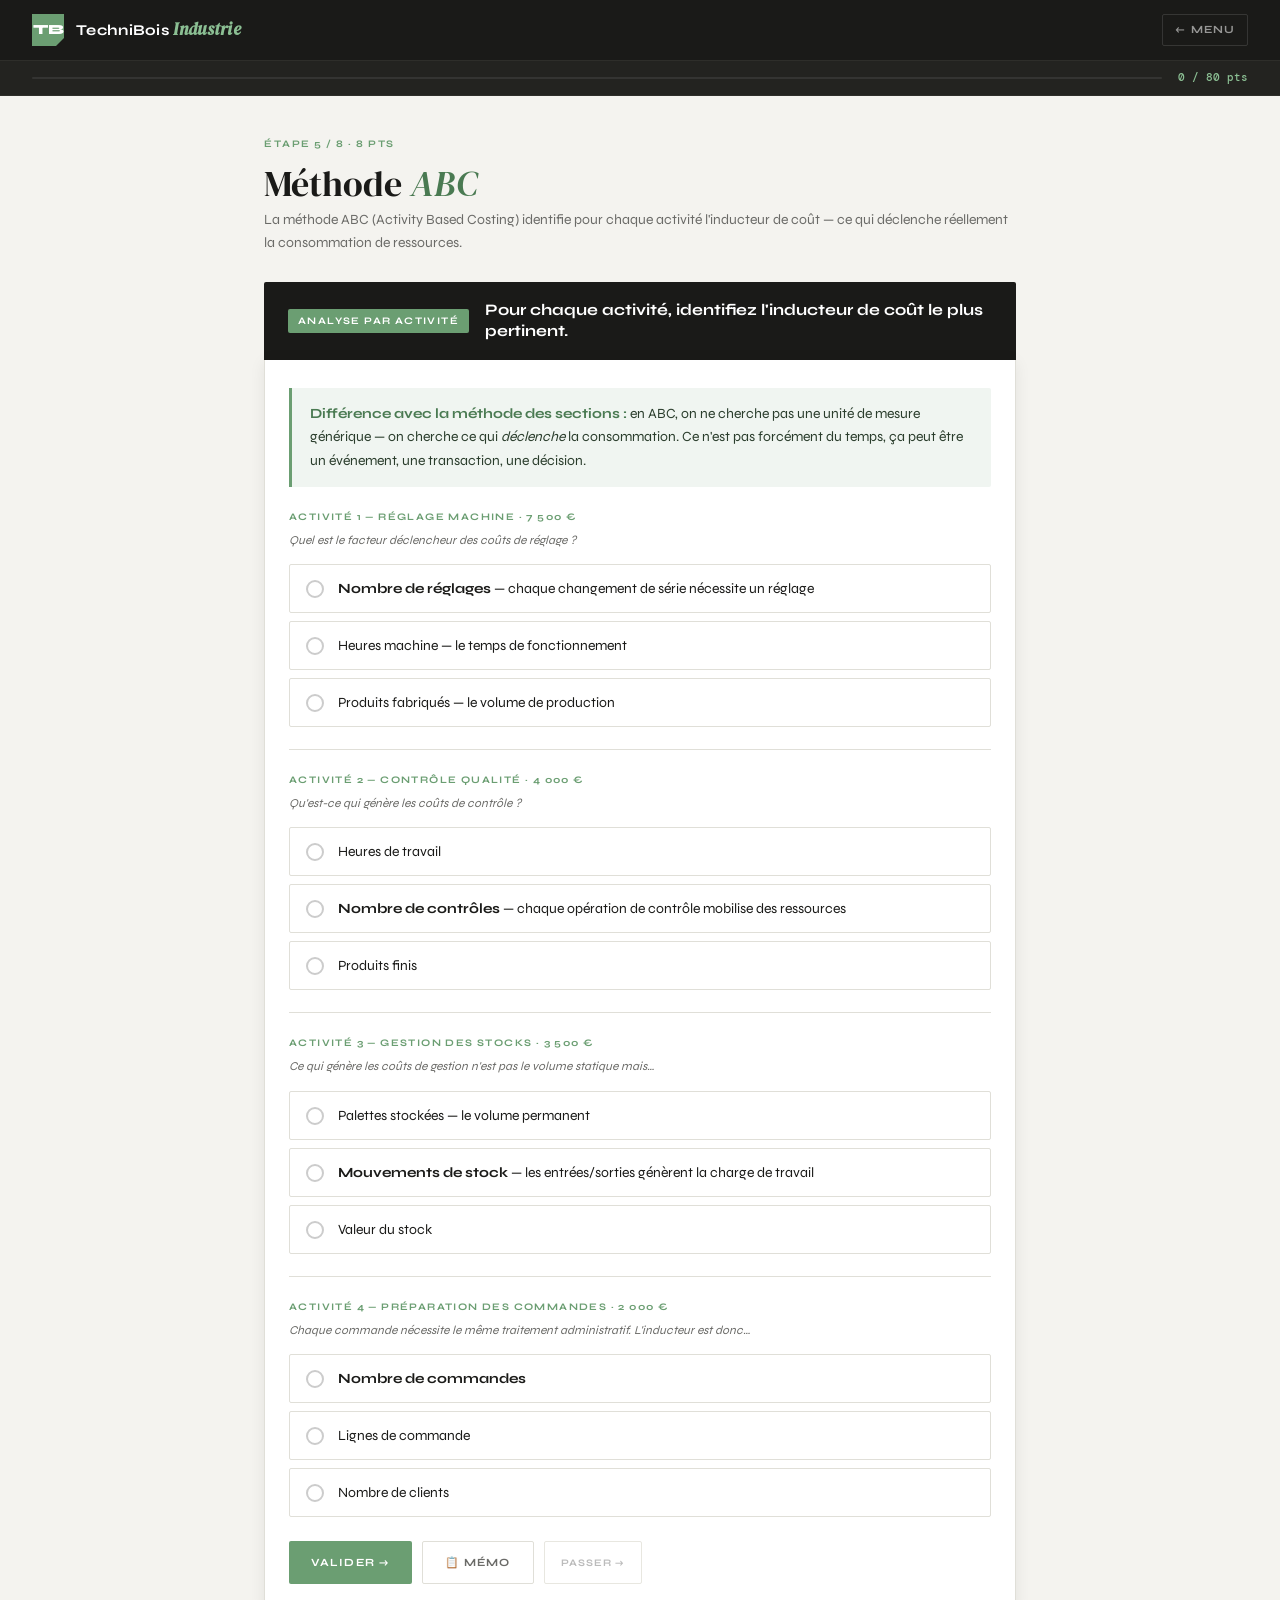
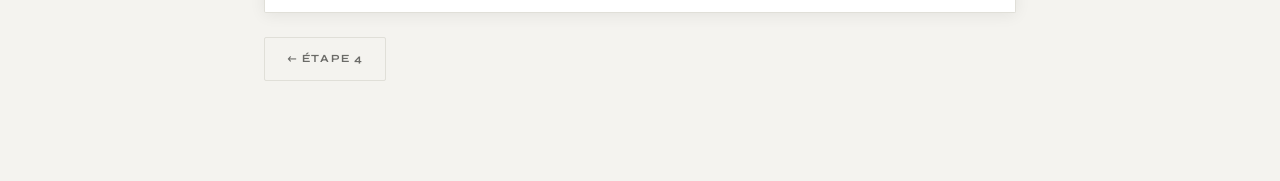
<file: etape5.html>
<!DOCTYPE html>
<html lang="fr">
<head>
<meta charset="UTF-8">
<meta name="viewport" content="width=device-width, initial-scale=1.0">
<title>TechniBois — Étape 5 · Méthode ABC</title>
<link href="https://fonts.googleapis.com/css2?family=Syne:wght@400;500;600;700;800&family=DM+Serif+Display:ital@0;1&family=DM+Mono:wght@400;500&display=swap" rel="stylesheet">
<link rel="stylesheet" href="style.css">
</head>
<body>
<header class="topbar">
  <div class="topbar-inner">
    <a href="index.html" class="brand"><div class="brand-mark">TB</div><div class="brand-text">TechniBois <em>Industrie</em></div></a>
    <a href="index.html" class="btn-home">← Menu</a>
  </div>
</header>
<div class="progress-strip">
  <div class="progress-track"><div class="progress-fill" id="progress-fill"></div></div>
  <div class="progress-pts" id="progress-pts">0 / 80 pts</div>
</div>
<div class="page-wrap">
  <span class="page-eyebrow">Étape 5 / 8 · 8 pts</span>
  <h1 class="page-title">Méthode <em>ABC</em></h1>
  <p style="color:var(--muted);font-size:14px;margin-bottom:28px;">La méthode ABC (Activity Based Costing) identifie pour chaque activité l'inducteur de coût — ce qui déclenche réellement la consommation de ressources.</p>

  <div class="step-header">
    <div class="step-badge">Analyse par activité</div>
    <div class="step-title">Pour chaque activité, identifiez l'inducteur de coût le plus pertinent.</div>
  </div>
  <div class="step-body">
    <div class="ctx-box">
      <strong>Différence avec la méthode des sections :</strong> en ABC, on ne cherche pas une unité de mesure générique — on cherche ce qui <em>déclenche</em> la consommation. Ce n'est pas forcément du temps, ça peut être un événement, une transaction, une décision.
    </div>

    <div class="section-label">Activité 1 — Réglage machine · 7 500 €</div>
    <div class="section-sub">Quel est le facteur déclencheur des coûts de réglage ?</div>
    <div class="choices" id="abc1">
      <label class="choice"><input type="radio" name="abc1" value="nb-reglages"><span class="choice-dot"><span class="choice-dot-inner"></span></span><span><strong>Nombre de réglages</strong> — chaque changement de série nécessite un réglage</span></label>
      <label class="choice"><input type="radio" name="abc1" value="heures"><span class="choice-dot"><span class="choice-dot-inner"></span></span><span>Heures machine — le temps de fonctionnement</span></label>
      <label class="choice"><input type="radio" name="abc1" value="produits"><span class="choice-dot"><span class="choice-dot-inner"></span></span><span>Produits fabriqués — le volume de production</span></label>
    </div>
    <div class="divider"></div>

    <div class="section-label">Activité 2 — Contrôle qualité · 4 000 €</div>
    <div class="section-sub">Qu'est-ce qui génère les coûts de contrôle ?</div>
    <div class="choices" id="abc2">
      <label class="choice"><input type="radio" name="abc2" value="heures"><span class="choice-dot"><span class="choice-dot-inner"></span></span><span>Heures de travail</span></label>
      <label class="choice"><input type="radio" name="abc2" value="nb-controles"><span class="choice-dot"><span class="choice-dot-inner"></span></span><span><strong>Nombre de contrôles</strong> — chaque opération de contrôle mobilise des ressources</span></label>
      <label class="choice"><input type="radio" name="abc2" value="produits"><span class="choice-dot"><span class="choice-dot-inner"></span></span><span>Produits finis</span></label>
    </div>
    <div class="divider"></div>

    <div class="section-label">Activité 3 — Gestion des stocks · 3 500 €</div>
    <div class="section-sub">Ce qui génère les coûts de gestion n'est pas le volume statique mais…</div>
    <div class="choices" id="abc3">
      <label class="choice"><input type="radio" name="abc3" value="palettes"><span class="choice-dot"><span class="choice-dot-inner"></span></span><span>Palettes stockées — le volume permanent</span></label>
      <label class="choice"><input type="radio" name="abc3" value="mvts"><span class="choice-dot"><span class="choice-dot-inner"></span></span><span><strong>Mouvements de stock</strong> — les entrées/sorties génèrent la charge de travail</span></label>
      <label class="choice"><input type="radio" name="abc3" value="valeur"><span class="choice-dot"><span class="choice-dot-inner"></span></span><span>Valeur du stock</span></label>
    </div>
    <div class="divider"></div>

    <div class="section-label">Activité 4 — Préparation des commandes · 2 000 €</div>
    <div class="section-sub">Chaque commande nécessite le même traitement administratif. L'inducteur est donc…</div>
    <div class="choices" id="abc4">
      <label class="choice"><input type="radio" name="abc4" value="nb-cmd"><span class="choice-dot"><span class="choice-dot-inner"></span></span><span><strong>Nombre de commandes</strong></span></label>
      <label class="choice"><input type="radio" name="abc4" value="lignes"><span class="choice-dot"><span class="choice-dot-inner"></span></span><span>Lignes de commande</span></label>
      <label class="choice"><input type="radio" name="abc4" value="clients"><span class="choice-dot"><span class="choice-dot-inner"></span></span><span>Nombre de clients</span></label>
    </div>

    <div class="fb-block" id="fb-5">
      <h4>✅ Correction — Inducteurs ABC</h4>
      <ul>
        <li><strong>Réglage → nombre de réglages :</strong> chaque changement de série génère un coût fixe indépendant du volume. Un même réglage pour 10 ou 1 000 pièces.</li>
        <li><strong>Contrôle → nombre de contrôles :</strong> chaque opération consomme du temps et des ressources de manière unitaire.</li>
        <li><strong>Stocks → mouvements :</strong> c'est l'activité de manutention et de gestion qui coûte, pas le fait de stocker passivement.</li>
        <li><strong>Commandes → nombre de commandes :</strong> chaque commande nécessite la même séquence de traitement (réception, vérification, planification).</li>
      </ul>
      <p style="margin-top:10px;font-size:13px;color:var(--muted);">La force de l'ABC : affecter les coûts selon leur vraie cause, pas selon une clé forfaitaire. Cela révèle quels produits ou clients consomment vraiment les ressources.</p>
      <div class="fb-score" id="sc-5">Score : 0 / 8</div>
    </div>

    <div class="btn-row">
      <button class="btn btn-primary" onclick="valider()">Valider →</button>
      <a href="memo.html" class="btn btn-secondary">📋 Mémo</a>
      <button class="btn btn-ghost" onclick="passer()">Passer →</button>
    </div>
  </div>

  <div class="btn-row">
    <a href="etape4.html" class="btn btn-secondary">← Étape 4</a>
    <a href="etape6.html" class="btn btn-ghost" id="btn-next" style="display:none;">Étape 6 →</a>
  </div>
</div>

<script src="common.js"></script>
<script>
const ans5 = ['nb-reglages','nb-controles','mvts','nb-cmd'];
function valider() {
  let pts = 0;
  for (let i = 1; i <= 4; i++) {
    const sel = document.querySelector('input[name="abc'+i+'"]:checked');
    const ok = sel && sel.value === ans5[i-1];
    if (ok) pts += 2;
    markChoices('abc'+i, [ans5[i-1]]);
  }
  setScore(5, pts);
  document.getElementById('sc-5').textContent = 'Score : ' + pts + ' / 8';
  showFeedback('fb-5');
  document.getElementById('btn-next').style.display = '';
}
function passer() { setScore(5,0); window.location.href = 'etape6.html'; }
</script>
</body>
</html>
</file>
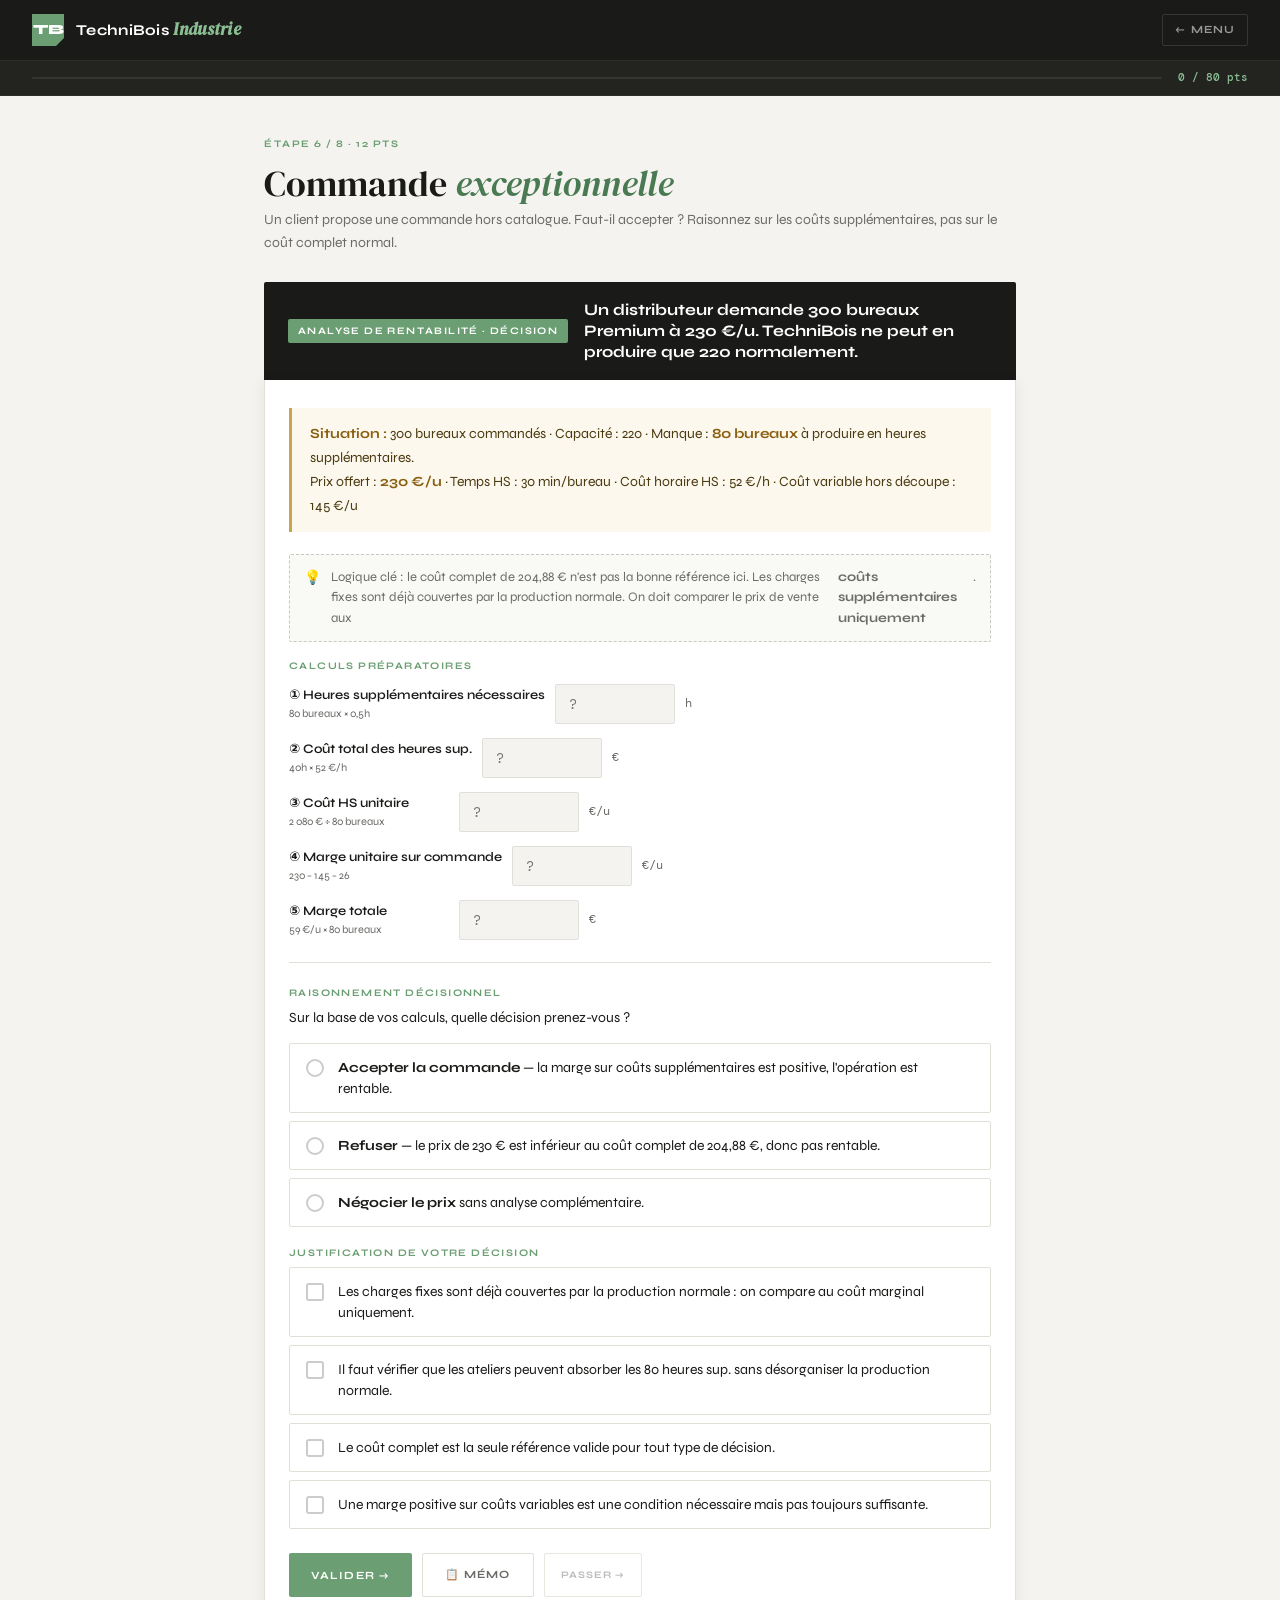
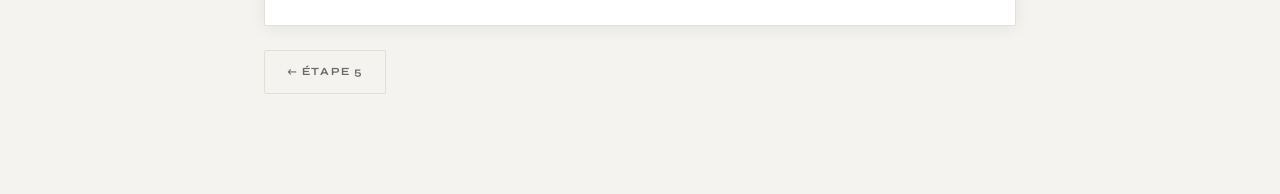
<file: etape6.html>
<!DOCTYPE html>
<html lang="fr">
<head>
<meta charset="UTF-8">
<meta name="viewport" content="width=device-width, initial-scale=1.0">
<title>TechniBois — Étape 6 · Décision commande</title>
<link href="https://fonts.googleapis.com/css2?family=Syne:wght@400;500;600;700;800&family=DM+Serif+Display:ital@0;1&family=DM+Mono:wght@400;500&display=swap" rel="stylesheet">
<link rel="stylesheet" href="style.css">
</head>
<body>
<header class="topbar">
  <div class="topbar-inner">
    <a href="index.html" class="brand"><div class="brand-mark">TB</div><div class="brand-text">TechniBois <em>Industrie</em></div></a>
    <a href="index.html" class="btn-home">← Menu</a>
  </div>
</header>
<div class="progress-strip">
  <div class="progress-track"><div class="progress-fill" id="progress-fill"></div></div>
  <div class="progress-pts" id="progress-pts">0 / 80 pts</div>
</div>
<div class="page-wrap">
  <span class="page-eyebrow">Étape 6 / 8 · 12 pts</span>
  <h1 class="page-title">Commande <em>exceptionnelle</em></h1>
  <p style="color:var(--muted);font-size:14px;margin-bottom:28px;">Un client propose une commande hors catalogue. Faut-il accepter ? Raisonnez sur les coûts supplémentaires, pas sur le coût complet normal.</p>

  <div class="step-header">
    <div class="step-badge">Analyse de rentabilité · Décision</div>
    <div class="step-title">Un distributeur demande 300 bureaux Premium à 230 €/u. TechniBois ne peut en produire que 220 normalement.</div>
  </div>
  <div class="step-body">

    <div class="hl-box">
      <strong>Situation :</strong> 300 bureaux commandés · Capacité : 220 · Manque : <strong>80 bureaux</strong> à produire en heures supplémentaires.<br>
      Prix offert : <strong>230 €/u</strong> · Temps HS : 30 min/bureau · Coût horaire HS : 52 €/h · Coût variable hors découpe : 145 €/u
    </div>

    <div class="info-tip">Logique clé : le coût complet de 204,88 € n'est pas la bonne référence ici. Les charges fixes sont déjà couvertes par la production normale. On doit comparer le prix de vente aux <strong>coûts supplémentaires uniquement</strong>.</div>

    <!-- CALCULS -->
    <div class="section-label" style="margin-bottom:10px;">Calculs préparatoires</div>

    <div class="input-row">
      <div class="input-row-label">① Heures supplémentaires nécessaires<br><span style="font-size:11px;font-weight:400;color:var(--muted);">80 bureaux × 0,5h</span></div>
      <input class="num-input" id="hs1" type="number" placeholder="?">
      <span class="input-unit">h</span>
      <span id="r-hs1"></span>
    </div>
    <div class="input-row">
      <div class="input-row-label">② Coût total des heures sup.<br><span style="font-size:11px;font-weight:400;color:var(--muted);">40h × 52 €/h</span></div>
      <input class="num-input" id="hs2" type="number" placeholder="?">
      <span class="input-unit">€</span>
      <span id="r-hs2"></span>
    </div>
    <div class="input-row">
      <div class="input-row-label">③ Coût HS unitaire<br><span style="font-size:11px;font-weight:400;color:var(--muted);">2 080 € ÷ 80 bureaux</span></div>
      <input class="num-input" id="hs3" type="number" placeholder="?">
      <span class="input-unit">€/u</span>
      <span id="r-hs3"></span>
    </div>
    <div class="input-row">
      <div class="input-row-label">④ Marge unitaire sur commande<br><span style="font-size:11px;font-weight:400;color:var(--muted);">230 − 145 − 26</span></div>
      <input class="num-input" id="hs4" type="number" placeholder="?">
      <span class="input-unit">€/u</span>
      <span id="r-hs4"></span>
    </div>
    <div class="input-row">
      <div class="input-row-label">⑤ Marge totale<br><span style="font-size:11px;font-weight:400;color:var(--muted);">59 €/u × 80 bureaux</span></div>
      <input class="num-input" id="hs5" type="number" placeholder="?">
      <span class="input-unit">€</span>
      <span id="r-hs5"></span>
    </div>

    <div class="divider"></div>

    <!-- RAISONNEMENT -->
    <div class="section-label">Raisonnement décisionnel</div>
    <p style="font-size:14px;color:var(--text);margin-bottom:14px;">Sur la base de vos calculs, quelle décision prenez-vous ?</p>

    <div class="choices" id="dec6">
      <label class="choice"><input type="radio" name="dec6" value="accept"><span class="choice-dot"><span class="choice-dot-inner"></span></span><span><strong>Accepter la commande</strong> — la marge sur coûts supplémentaires est positive, l'opération est rentable.</span></label>
      <label class="choice"><input type="radio" name="dec6" value="refuse"><span class="choice-dot"><span class="choice-dot-inner"></span></span><span><strong>Refuser</strong> — le prix de 230 € est inférieur au coût complet de 204,88 €, donc pas rentable.</span></label>
      <label class="choice"><input type="radio" name="dec6" value="negoc"><span class="choice-dot"><span class="choice-dot-inner"></span></span><span><strong>Négocier le prix</strong> sans analyse complémentaire.</span></label>
    </div>

    <div class="section-label" style="margin-top:18px;">Justification de votre décision</div>
    <div class="choices" id="just6">
      <label class="choice"><input type="checkbox" name="just6" value="j1"><span class="choice-dot choice-check"><span class="choice-dot-inner"></span></span><span>Les charges fixes sont déjà couvertes par la production normale : on compare au coût marginal uniquement.</span></label>
      <label class="choice"><input type="checkbox" name="just6" value="j2"><span class="choice-dot choice-check"><span class="choice-dot-inner"></span></span><span>Il faut vérifier que les ateliers peuvent absorber les 80 heures sup. sans désorganiser la production normale.</span></label>
      <label class="choice"><input type="checkbox" name="just6" value="j3"><span class="choice-dot choice-check"><span class="choice-dot-inner"></span></span><span>Le coût complet est la seule référence valide pour tout type de décision.</span></label>
      <label class="choice"><input type="checkbox" name="just6" value="j4"><span class="choice-dot choice-check"><span class="choice-dot-inner"></span></span><span>Une marge positive sur coûts variables est une condition nécessaire mais pas toujours suffisante.</span></label>
    </div>

    <div class="fb-block" id="fb-6">
      <h4>✅ Correction — Commande exceptionnelle</h4>
      <p><strong>Calculs :</strong> 80 × 0,5h = 40h · 40 × 52 = 2 080 € · 2 080/80 = 26 €/u · 230 − 145 − 26 = <strong>59 €/u</strong> · 59 × 80 = <strong>4 720 €</strong> de marge totale.</p>
      <p style="margin-top:10px;"><strong>Décision : Accepter</strong> — car on raisonne sur les coûts <em>supplémentaires</em>. Les charges fixes étant déjà absorbées, tout ce qui couvre les coûts variables + HS génère de la marge.</p>
      <p style="margin-top:8px;"><strong>Justifications valides :</strong> J1 (raisonnement marginal) · J2 (risque opérationnel) · J4 (condition nécessaire mais pas suffisante).<br>
      J3 est faux : le coût complet est pertinent pour fixer les prix normaux, pas pour des décisions marginales.</p>
      <div class="fb-score" id="sc-6">Score : 0 / 12</div>
    </div>

    <div class="btn-row">
      <button class="btn btn-primary" onclick="valider()">Valider →</button>
      <a href="memo.html" class="btn btn-secondary">📋 Mémo</a>
      <button class="btn btn-ghost" onclick="passer()">Passer →</button>
    </div>
  </div>

  <div class="btn-row">
    <a href="etape5.html" class="btn btn-secondary">← Étape 5</a>
    <a href="etape7.html" class="btn btn-ghost" id="btn-next" style="display:none;">Étape 7 →</a>
  </div>
</div>

<script src="common.js"></script>
<script>
const calcAns = [40, 2080, 26, 59, 4720];
function valider() {
  let pts = 0;
  // Calculs (6 pts)
  for (let i = 0; i < 5; i++) {
    const v = parseFloat(document.getElementById('hs'+(i+1)).value);
    const ok = !isNaN(v) && Math.abs(v - calcAns[i]) < 0.5;
    if (ok) pts += (i < 3 ? 1 : 1.5);
    fbInline('r-hs'+(i+1), ok, calcAns[i]);
  }
  pts = Math.round(pts);
  // Décision (2 pts)
  const dec = document.querySelector('input[name="dec6"]:checked');
  if (dec && dec.value === 'accept') pts += 2;
  markChoices('dec6', ['accept']);
  // Justifications (4 pts)
  const checked = Array.from(document.querySelectorAll('input[name="just6"]:checked')).map(i=>i.value);
  const correct = ['j1','j2','j4'];
  const goodPicks = checked.filter(v => correct.includes(v)).length;
  const badPicks  = checked.filter(v => !correct.includes(v)).length;
  if (goodPicks >= 2 && badPicks === 0) pts += 4;
  else if (goodPicks >= 1 && badPicks === 0) pts += 2;
  markChoices('just6', correct);
  pts = Math.min(pts, 12);
  setScore(6, pts);
  document.getElementById('sc-6').textContent = 'Score : ' + pts + ' / 12';
  showFeedback('fb-6');
  document.getElementById('btn-next').style.display = '';
}
function passer() { setScore(6,0); window.location.href = 'etape7.html'; }
</script>
</body>
</html>
</file>
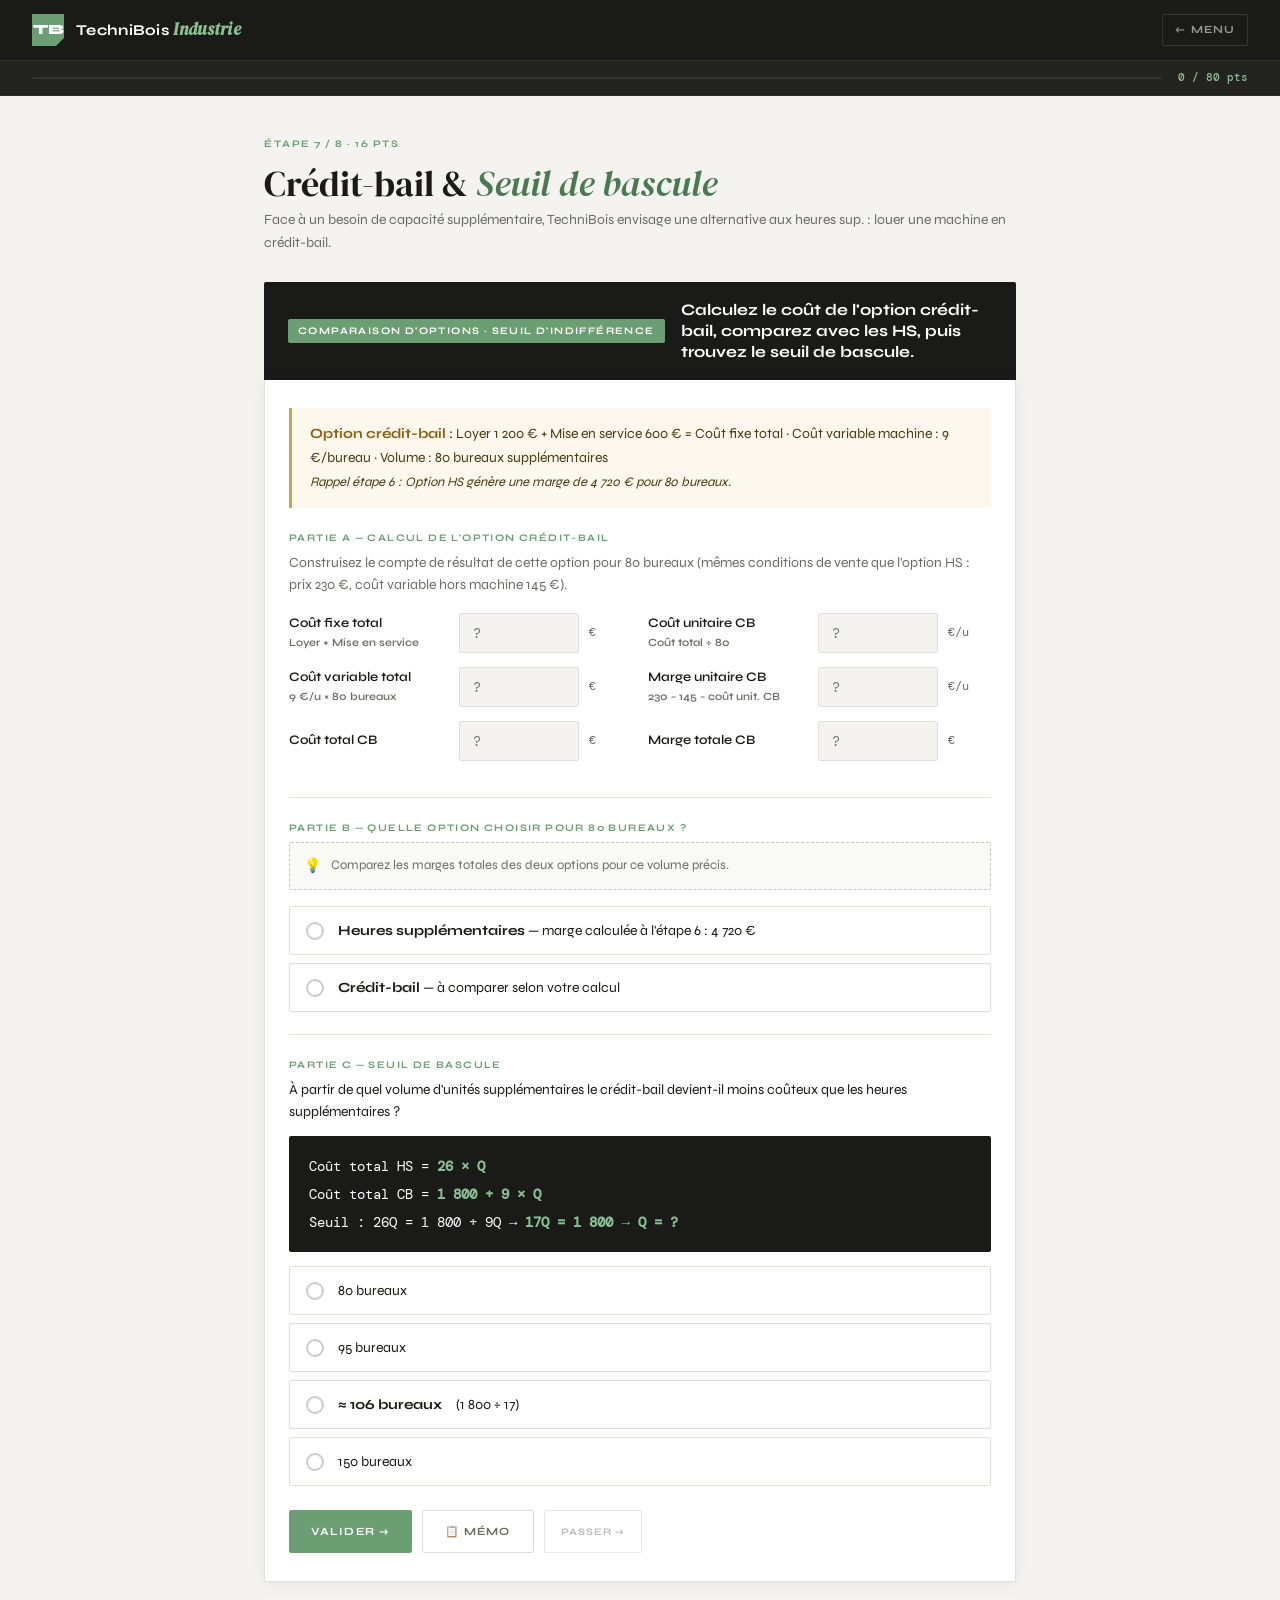
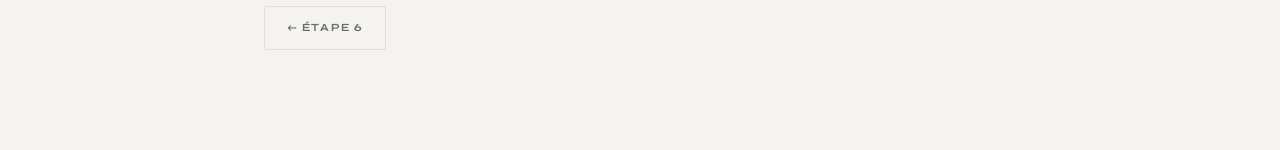
<file: etape7.html>
<!DOCTYPE html>
<html lang="fr">
<head>
<meta charset="UTF-8">
<meta name="viewport" content="width=device-width, initial-scale=1.0">
<title>TechniBois — Étape 7 · Crédit-bail & Seuil</title>
<link href="https://fonts.googleapis.com/css2?family=Syne:wght@400;500;600;700;800&family=DM+Serif+Display:ital@0;1&family=DM+Mono:wght@400;500&display=swap" rel="stylesheet">
<link rel="stylesheet" href="style.css">
<style>
.two-cols { display: grid; grid-template-columns: 1fr 1fr; gap: 16px; }
@media(max-width:540px) { .two-cols { grid-template-columns: 1fr; } }
.option-box {
  background: var(--surface); border: 1.5px solid var(--border);
  border-radius: var(--radius); padding: 16px 18px;
}
.option-box.winner { border-color: var(--green); background: #f0f5f1; }
.option-box-title { font-weight: 700; font-size: 14px; margin-bottom: 10px; }
.eq-display {
  background: var(--dark); color: #fff;
  border-radius: var(--radius); padding: 16px 20px;
  font-family: var(--ff-mono); font-size: 14px;
  margin-bottom: 14px; line-height: 2;
}
.eq-display .hl { color: var(--green-l); font-weight: 600; }
</style>
</head>
<body>
<header class="topbar">
  <div class="topbar-inner">
    <a href="index.html" class="brand"><div class="brand-mark">TB</div><div class="brand-text">TechniBois <em>Industrie</em></div></a>
    <a href="index.html" class="btn-home">← Menu</a>
  </div>
</header>
<div class="progress-strip">
  <div class="progress-track"><div class="progress-fill" id="progress-fill"></div></div>
  <div class="progress-pts" id="progress-pts">0 / 80 pts</div>
</div>
<div class="page-wrap">
  <span class="page-eyebrow">Étape 7 / 8 · 16 pts</span>
  <h1 class="page-title">Crédit-bail &amp; <em>Seuil de bascule</em></h1>
  <p style="color:var(--muted);font-size:14px;margin-bottom:28px;">Face à un besoin de capacité supplémentaire, TechniBois envisage une alternative aux heures sup. : louer une machine en crédit-bail.</p>

  <div class="step-header">
    <div class="step-badge">Comparaison d'options · Seuil d'indifférence</div>
    <div class="step-title">Calculez le coût de l'option crédit-bail, comparez avec les HS, puis trouvez le seuil de bascule.</div>
  </div>
  <div class="step-body">

    <div class="hl-box">
      <strong>Option crédit-bail :</strong> Loyer 1 200 € + Mise en service 600 € = Coût fixe total · Coût variable machine : 9 €/bureau · Volume : 80 bureaux supplémentaires<br>
      <em style="font-size:13px;">Rappel étape 6 : Option HS génère une marge de 4 720 € pour 80 bureaux.</em>
    </div>

    <!-- PARTIE A -->
    <div class="section-label">Partie A — Calcul de l'option crédit-bail</div>
    <p style="font-size:14px;color:var(--muted);margin-bottom:16px;">Construisez le compte de résultat de cette option pour 80 bureaux (mêmes conditions de vente que l'option HS : prix 230 €, coût variable hors machine 145 €).</p>

    <div class="two-cols" style="margin-bottom:20px;">
      <div>
        <div class="input-row">
          <div class="input-row-label">Coût fixe total<br><span style="font-size:11px;color:var(--muted);">Loyer + Mise en service</span></div>
          <input class="num-input" id="cb1" type="number" placeholder="?">
          <span class="input-unit">€</span>
          <span id="r-cb1"></span>
        </div>
        <div class="input-row">
          <div class="input-row-label">Coût variable total<br><span style="font-size:11px;color:var(--muted);">9 €/u × 80 bureaux</span></div>
          <input class="num-input" id="cb2" type="number" placeholder="?">
          <span class="input-unit">€</span>
          <span id="r-cb2"></span>
        </div>
        <div class="input-row">
          <div class="input-row-label">Coût total CB</div>
          <input class="num-input" id="cb3" type="number" placeholder="?">
          <span class="input-unit">€</span>
          <span id="r-cb3"></span>
        </div>
      </div>
      <div>
        <div class="input-row">
          <div class="input-row-label">Coût unitaire CB<br><span style="font-size:11px;color:var(--muted);">Coût total ÷ 80</span></div>
          <input class="num-input" id="cb4" type="number" placeholder="?" step="0.01">
          <span class="input-unit">€/u</span>
          <span id="r-cb4"></span>
        </div>
        <div class="input-row">
          <div class="input-row-label">Marge unitaire CB<br><span style="font-size:11px;color:var(--muted);">230 − 145 − coût unit. CB</span></div>
          <input class="num-input" id="cb5" type="number" placeholder="?" step="0.01">
          <span class="input-unit">€/u</span>
          <span id="r-cb5"></span>
        </div>
        <div class="input-row">
          <div class="input-row-label">Marge totale CB</div>
          <input class="num-input" id="cb6" type="number" placeholder="?">
          <span class="input-unit">€</span>
          <span id="r-cb6"></span>
        </div>
      </div>
    </div>

    <div class="divider"></div>

    <!-- PARTIE B -->
    <div class="section-label">Partie B — Quelle option choisir pour 80 bureaux ?</div>
    <div class="info-tip">Comparez les marges totales des deux options pour ce volume précis.</div>
    <div class="choices" id="opt-ch">
      <label class="choice"><input type="radio" name="opt" value="hs"><span class="choice-dot"><span class="choice-dot-inner"></span></span><span><strong>Heures supplémentaires</strong> — marge calculée à l'étape 6 : 4 720 €</span></label>
      <label class="choice"><input type="radio" name="opt" value="cb"><span class="choice-dot"><span class="choice-dot-inner"></span></span><span><strong>Crédit-bail</strong> — à comparer selon votre calcul</span></label>
    </div>

    <div class="divider"></div>

    <!-- PARTIE C -->
    <div class="section-label">Partie C — Seuil de bascule</div>
    <p style="font-size:14px;color:var(--text);margin-bottom:12px;">À partir de quel volume d'unités supplémentaires le crédit-bail devient-il moins coûteux que les heures supplémentaires ?</p>

    <div class="eq-display">
      Coût total HS = <span class="hl">26 × Q</span><br>
      Coût total CB = <span class="hl">1 800 + 9 × Q</span><br>
      Seuil : 26Q = 1 800 + 9Q → <span class="hl">17Q = 1 800 → Q = ?</span>
    </div>

    <div class="choices" id="seuil-ch">
      <label class="choice"><input type="radio" name="seuil" value="80"><span class="choice-dot"><span class="choice-dot-inner"></span></span>80 bureaux</label>
      <label class="choice"><input type="radio" name="seuil" value="95"><span class="choice-dot"><span class="choice-dot-inner"></span></span>95 bureaux</label>
      <label class="choice"><input type="radio" name="seuil" value="106"><span class="choice-dot"><span class="choice-dot-inner"></span></span><strong>≈ 106 bureaux</strong> (1 800 ÷ 17)</label>
      <label class="choice"><input type="radio" name="seuil" value="150"><span class="choice-dot"><span class="choice-dot-inner"></span></span>150 bureaux</label>
    </div>

    <div class="fb-block" id="fb-7">
      <h4>✅ Correction complète — Crédit-bail &amp; Seuil</h4>
      <p><strong>Option CB pour 80 bureaux :</strong><br>
      CF = 1 200 + 600 = <strong>1 800 €</strong> · CV = 9 × 80 = <strong>720 €</strong> · Total = <strong>2 520 €</strong><br>
      Coût unitaire = 2 520 / 80 = <strong>31,50 €/u</strong> · Marge = 230 − 145 − 31,50 = <strong>53,50 €/u</strong> · Marge totale = <strong>4 280 €</strong></p>
      <p style="margin-top:10px;"><strong>Choix pour 80 bureaux → Heures supplémentaires</strong> : 4 720 € > 4 280 €</p>
      <p style="margin-top:10px;"><strong>Seuil de bascule :</strong> 26Q = 1 800 + 9Q → 17Q = 1 800 → <strong>Q ≈ 106 bureaux</strong><br>
      Au-delà de 106 unités supplémentaires, le crédit-bail devient plus avantageux car son coût unitaire diminue avec le volume (charges fixes diluées).</p>
      <div class="fb-score" id="sc-7">Score : 0 / 16</div>
    </div>

    <div class="btn-row">
      <button class="btn btn-primary" onclick="valider()">Valider →</button>
      <a href="memo.html" class="btn btn-secondary">📋 Mémo</a>
      <button class="btn btn-ghost" onclick="passer()">Passer →</button>
    </div>
  </div>

  <div class="btn-row">
    <a href="etape6.html" class="btn btn-secondary">← Étape 6</a>
    <a href="etape8.html" class="btn btn-ghost" id="btn-next" style="display:none;">Étape 8 →</a>
  </div>
</div>

<script src="common.js"></script>
<script>
const cbAns = [1800, 720, 2520, 31.50, 53.50, 4280];
const cbTol = [0, 0, 0, 0.01, 0.01, 0];
function valider() {
  let pts = 0;
  for (let i = 0; i < 6; i++) {
    const v = parseFloat(document.getElementById('cb'+(i+1)).value);
    const ok = !isNaN(v) && Math.abs(v - cbAns[i]) <= Math.max(cbTol[i], 0.01);
    if (ok) pts += 2;
    fbInline('r-cb'+(i+1), ok, cbAns[i]);
  }
  const optSel = document.querySelector('input[name="opt"]:checked');
  if (optSel && optSel.value === 'hs') pts += 2;
  markChoices('opt-ch', ['hs']);
  const seuilSel = document.querySelector('input[name="seuil"]:checked');
  if (seuilSel && seuilSel.value === '106') pts += 2;
  markChoices('seuil-ch', ['106']);
  setScore(7, Math.min(pts, 16));
  document.getElementById('sc-7').textContent = 'Score : ' + Math.min(pts,16) + ' / 16';
  showFeedback('fb-7');
  document.getElementById('btn-next').style.display = '';
}
function passer() { setScore(7,0); window.location.href = 'etape8.html'; }
</script>
</body>
</html>
</file>
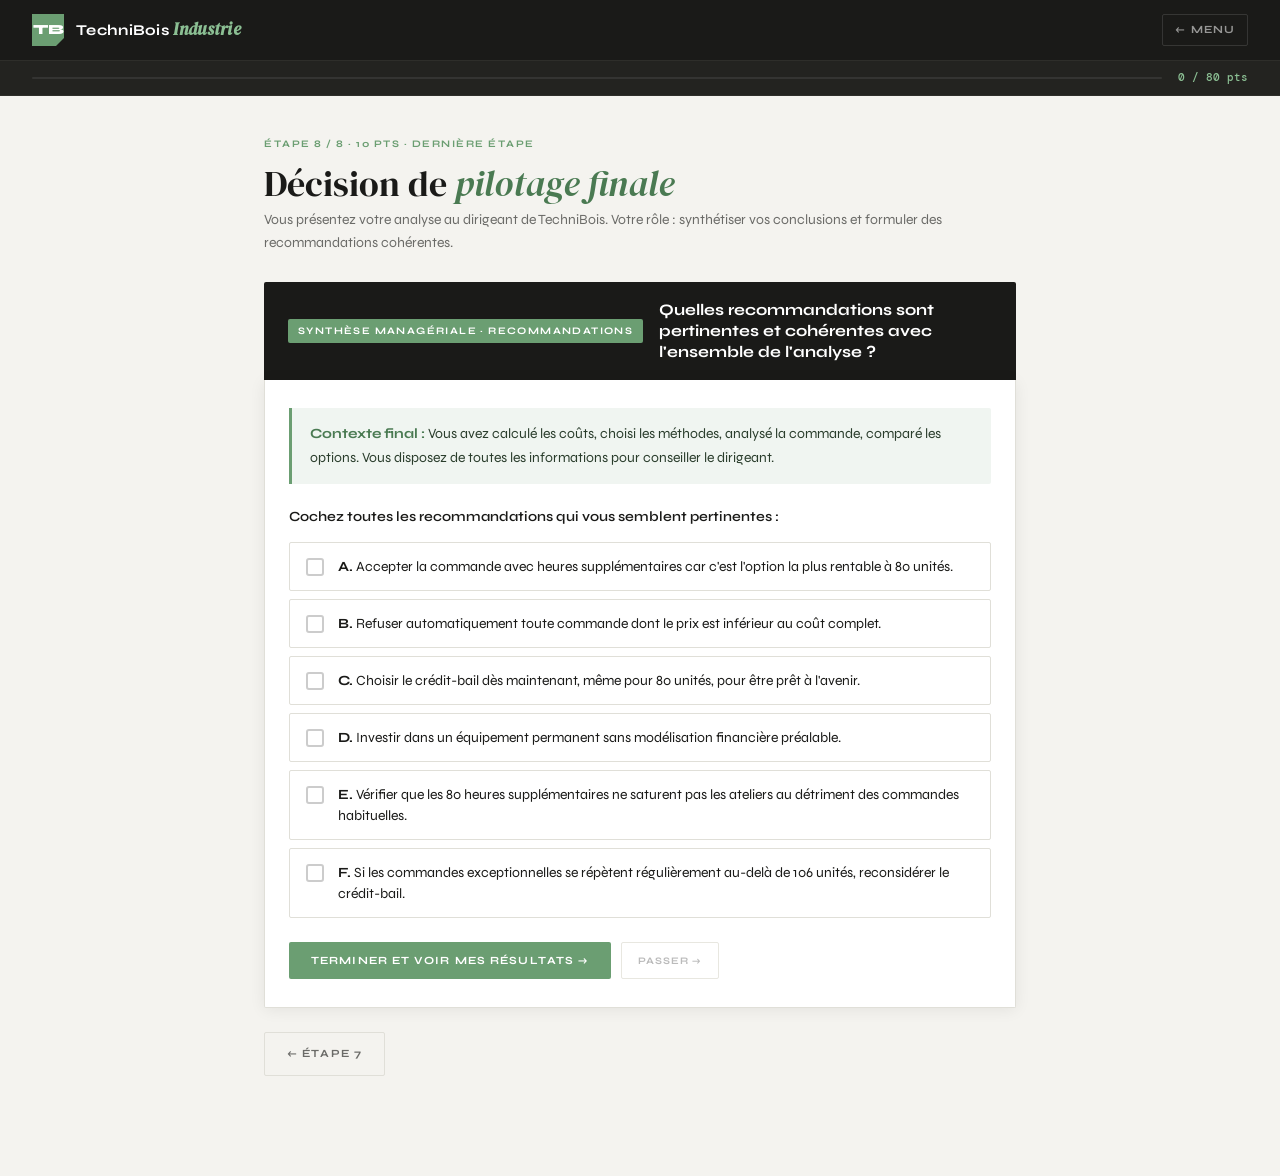
<file: etape8.html>
<!DOCTYPE html>
<html lang="fr">
<head>
<meta charset="UTF-8">
<meta name="viewport" content="width=device-width, initial-scale=1.0">
<title>TechniBois — Étape 8 · Décision finale</title>
<link href="https://fonts.googleapis.com/css2?family=Syne:wght@400;500;600;700;800&family=DM+Serif+Display:ital@0;1&family=DM+Mono:wght@400;500&display=swap" rel="stylesheet">
<link rel="stylesheet" href="style.css">
</head>
<body>
<header class="topbar">
  <div class="topbar-inner">
    <a href="index.html" class="brand"><div class="brand-mark">TB</div><div class="brand-text">TechniBois <em>Industrie</em></div></a>
    <a href="index.html" class="btn-home">← Menu</a>
  </div>
</header>
<div class="progress-strip">
  <div class="progress-track"><div class="progress-fill" id="progress-fill"></div></div>
  <div class="progress-pts" id="progress-pts">0 / 80 pts</div>
</div>
<div class="page-wrap">
  <span class="page-eyebrow">Étape 8 / 8 · 10 pts · Dernière étape</span>
  <h1 class="page-title">Décision de <em>pilotage finale</em></h1>
  <p style="color:var(--muted);font-size:14px;margin-bottom:28px;">Vous présentez votre analyse au dirigeant de TechniBois. Votre rôle : synthétiser vos conclusions et formuler des recommandations cohérentes.</p>

  <div class="step-header">
    <div class="step-badge">Synthèse managériale · Recommandations</div>
    <div class="step-title">Quelles recommandations sont pertinentes et cohérentes avec l'ensemble de l'analyse ?</div>
  </div>
  <div class="step-body">

    <div class="ctx-box">
      <strong>Contexte final :</strong> Vous avez calculé les coûts, choisi les méthodes, analysé la commande, comparé les options. Vous disposez de toutes les informations pour conseiller le dirigeant.
    </div>

    <p style="font-size:14px;font-weight:600;margin-bottom:14px;">Cochez toutes les recommandations qui vous semblent pertinentes :</p>

    <div class="choices" id="dec-ch">
      <label class="choice">
        <input type="checkbox" name="dec" value="A">
        <span class="choice-dot choice-check"><span class="choice-dot-inner"></span></span>
        <span><strong>A.</strong> Accepter la commande avec heures supplémentaires car c'est l'option la plus rentable à 80 unités.</span>
      </label>
      <label class="choice">
        <input type="checkbox" name="dec" value="B">
        <span class="choice-dot choice-check"><span class="choice-dot-inner"></span></span>
        <span><strong>B.</strong> Refuser automatiquement toute commande dont le prix est inférieur au coût complet.</span>
      </label>
      <label class="choice">
        <input type="checkbox" name="dec" value="C">
        <span class="choice-dot choice-check"><span class="choice-dot-inner"></span></span>
        <span><strong>C.</strong> Choisir le crédit-bail dès maintenant, même pour 80 unités, pour être prêt à l'avenir.</span>
      </label>
      <label class="choice">
        <input type="checkbox" name="dec" value="D">
        <span class="choice-dot choice-check"><span class="choice-dot-inner"></span></span>
        <span><strong>D.</strong> Investir dans un équipement permanent sans modélisation financière préalable.</span>
      </label>
      <label class="choice">
        <input type="checkbox" name="dec" value="E">
        <span class="choice-dot choice-check"><span class="choice-dot-inner"></span></span>
        <span><strong>E.</strong> Vérifier que les 80 heures supplémentaires ne saturent pas les ateliers au détriment des commandes habituelles.</span>
      </label>
      <label class="choice">
        <input type="checkbox" name="dec" value="F">
        <span class="choice-dot choice-check"><span class="choice-dot-inner"></span></span>
        <span><strong>F.</strong> Si les commandes exceptionnelles se répètent régulièrement au-delà de 106 unités, reconsidérer le crédit-bail.</span>
      </label>
    </div>

    <div class="fb-block" id="fb-8">
      <h4>✅ Correction — Recommandations de pilotage</h4>
      <p><strong>Bonnes réponses : A, E et F</strong></p>
      <ul>
        <li><strong>A ✓</strong> : Les HS génèrent 4 720 € de marge. Décision rationnelle à ce volume.</li>
        <li><strong>E ✓</strong> : Rentabilité positive mais vérifier la capacité opérationnelle réelle. Un atelier surchargé peut dégrader la qualité ou créer des retards sur les clients fidèles.</li>
        <li><strong>F ✓</strong> : Décision dynamique — si la demande évolue, le seuil de 106 unités rend le CB plus avantageux. C'est du pilotage prospectif.</li>
        <li><strong>B ✗</strong> : Erreur classique — le coût complet n'est pas la bonne référence pour les décisions marginales.</li>
        <li><strong>C ✗</strong> : Le CB est moins rentable à 80 unités (4 280 € vs 4 720 €). Le choisir quand même n'est pas rationnel.</li>
        <li><strong>D ✗</strong> : Aucun investissement ne doit se faire sans modélisation. C'est le premier principe du contrôle de gestion.</li>
      </ul>
      <div class="fb-score" id="sc-8">Score : 0 / 10</div>
    </div>

    <div class="btn-row">
      <button class="btn btn-primary" onclick="valider()">Terminer et voir mes résultats →</button>
      <button class="btn btn-ghost" onclick="passer()">Passer →</button>
    </div>
  </div>

  <div class="btn-row">
    <a href="etape7.html" class="btn btn-secondary">← Étape 7</a>
  </div>
</div>

<script src="common.js"></script>
<script>
function valider() {
  const checked = Array.from(document.querySelectorAll('input[name="dec"]:checked')).map(i => i.value);
  const correct = ['A','E','F'];
  const hasAll  = correct.every(v => checked.includes(v));
  const hasWrong = checked.some(v => !correct.includes(v));
  let pts = 0;
  if (hasAll && !hasWrong) pts = 10;
  else if (!hasWrong) pts = Math.min(checked.filter(v => correct.includes(v)).length * 3, 9);
  else if (hasAll)    pts = 6;
  else pts = checked.filter(v => correct.includes(v)).length * 2;
  pts = Math.min(pts, 10);
  markChoices('dec-ch', correct);
  setScore(8, pts);
  document.getElementById('sc-8').textContent = 'Score : ' + pts + ' / 10';
  showFeedback('fb-8');
  saveIdentity();
  setTimeout(() => { window.location.href = 'resultats.html'; }, 1800);
}
function passer() { setScore(8,0); window.location.href = 'resultats.html'; }
</script>
</body>
</html>
</file>
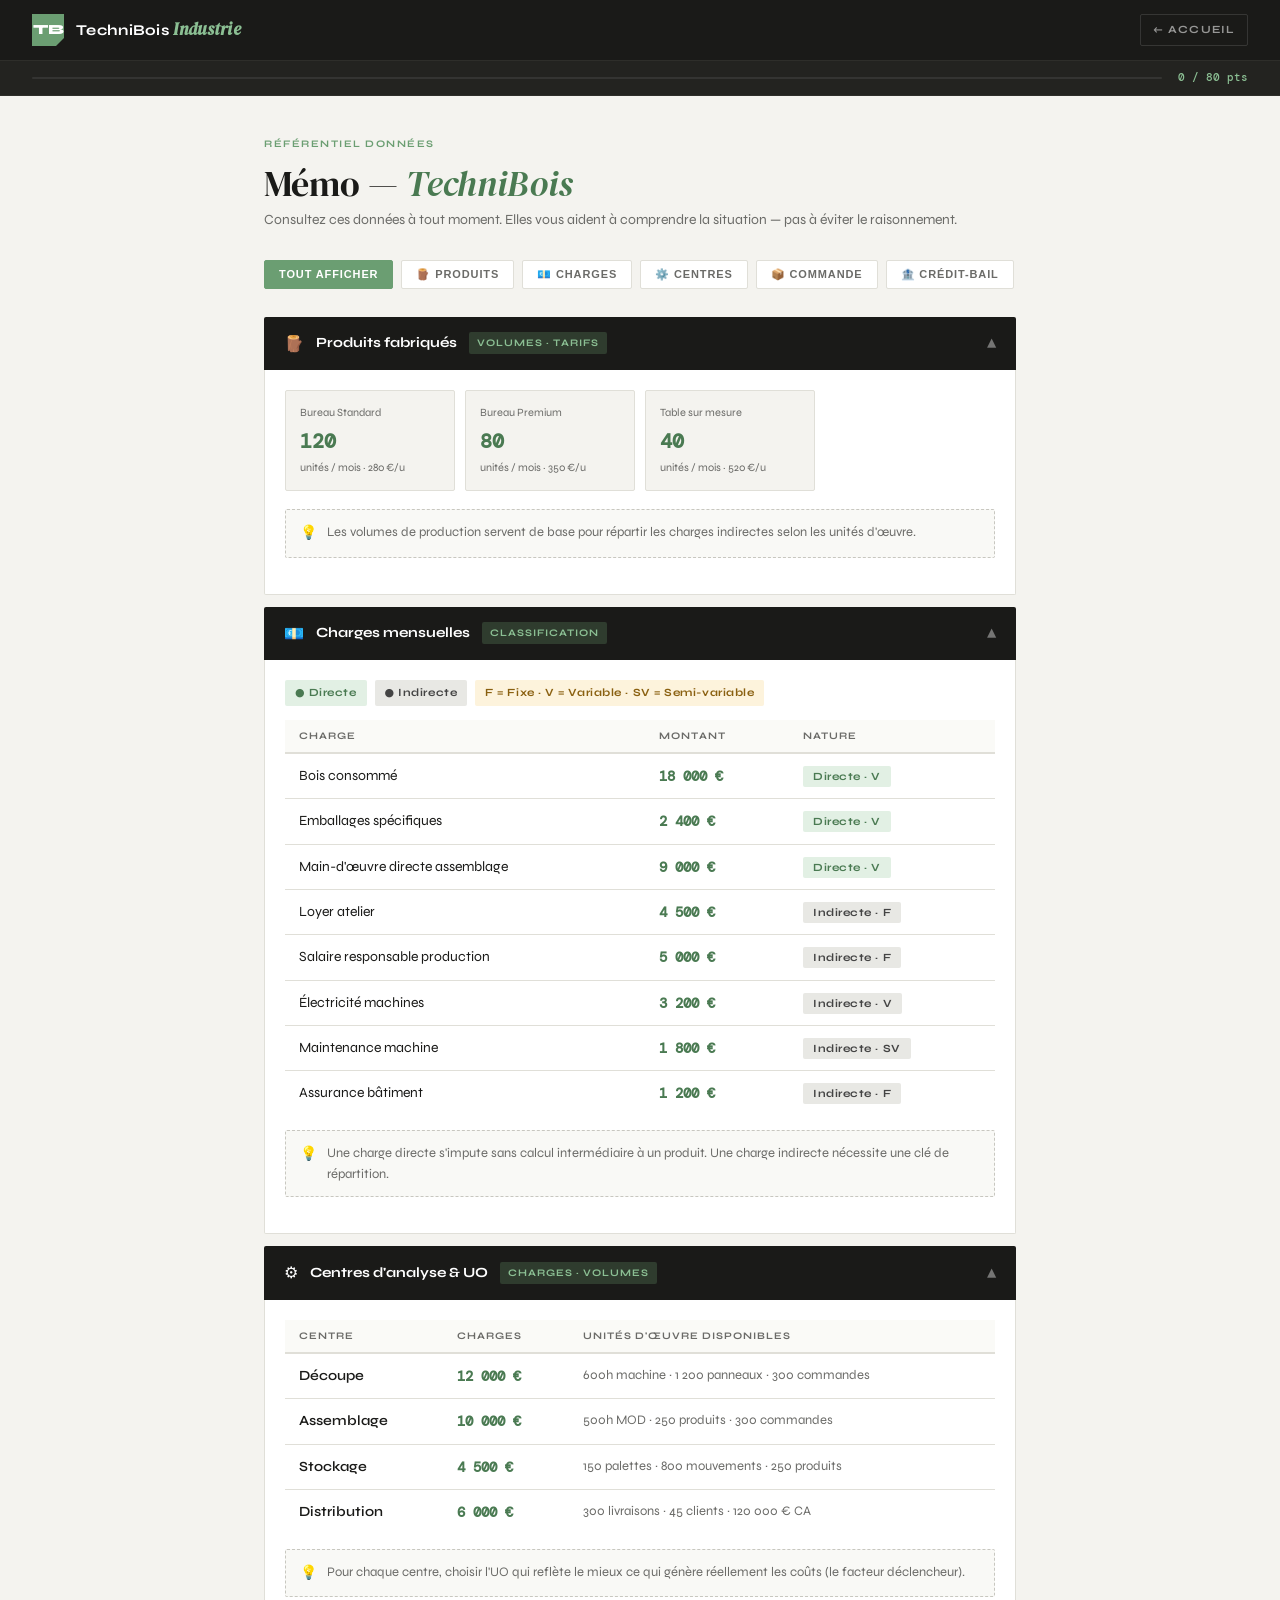
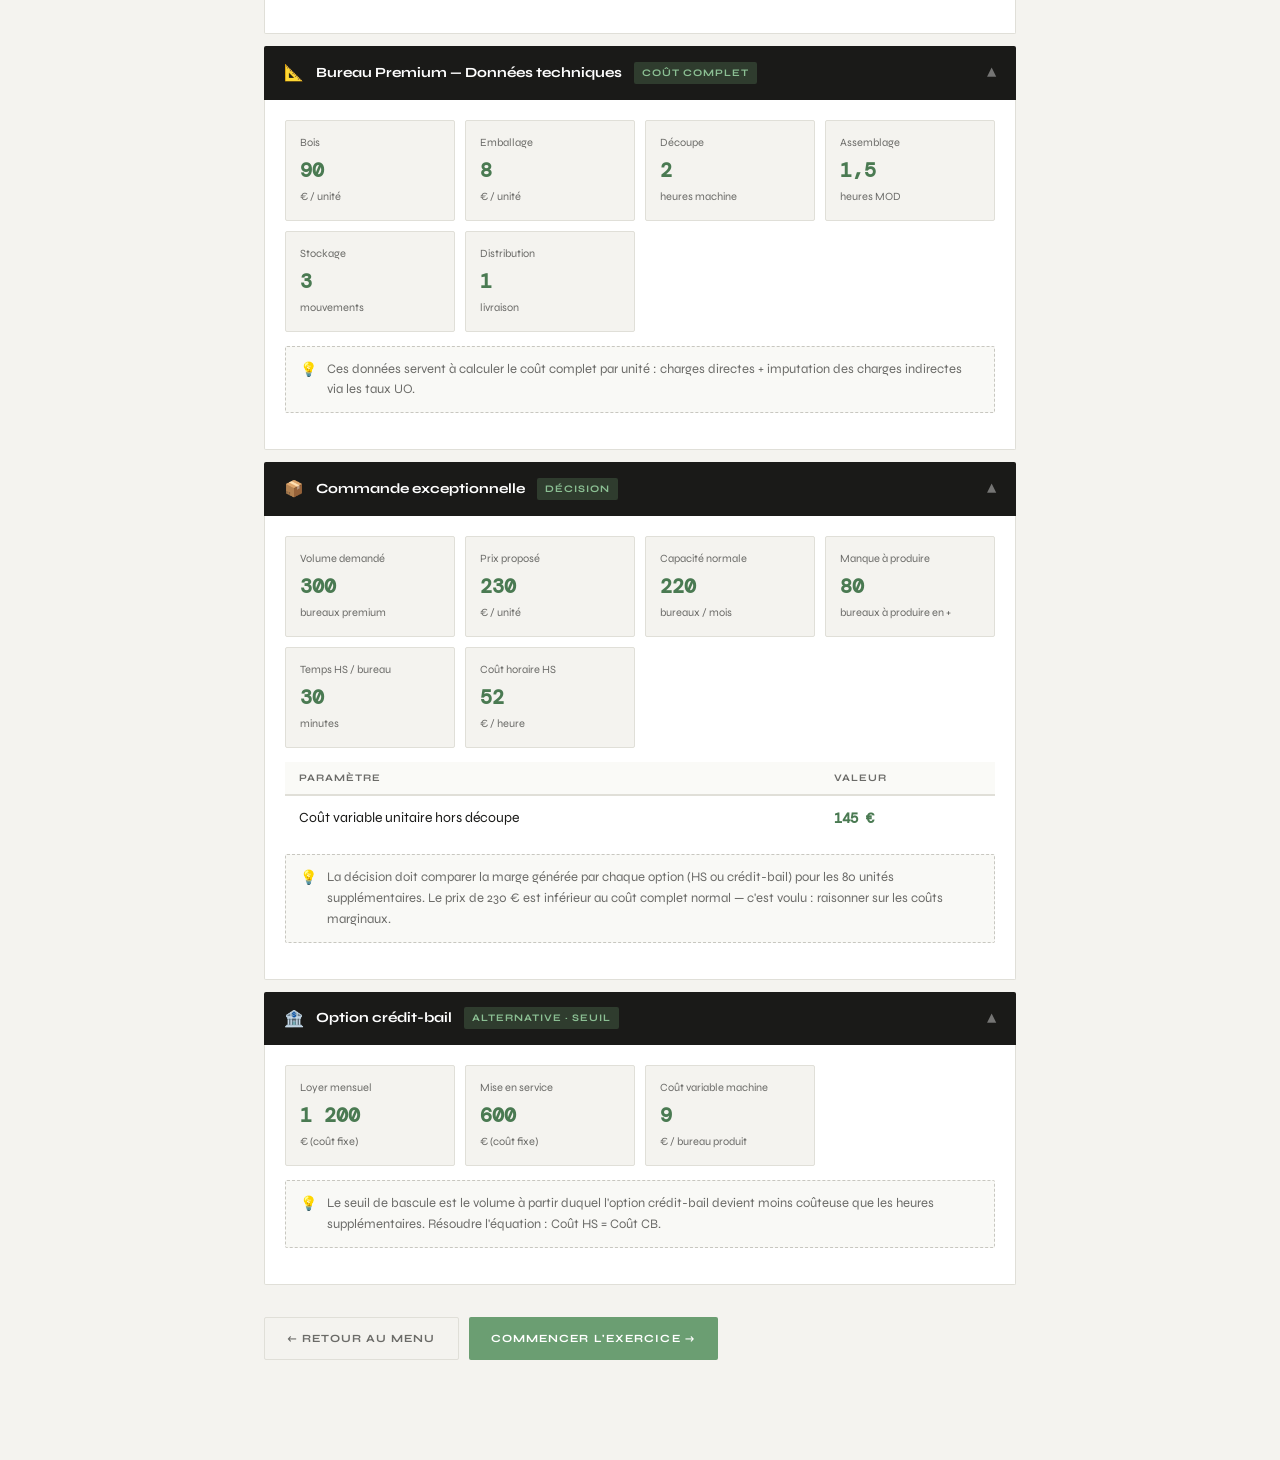
<file: memo.html>
<!DOCTYPE html>
<html lang="fr">
<head>
<meta charset="UTF-8">
<meta name="viewport" content="width=device-width, initial-scale=1.0">
<title>TechniBois — Mémo Données</title>
<link href="https://fonts.googleapis.com/css2?family=Syne:wght@400;500;600;700;800&family=DM+Serif+Display:ital@0;1&family=DM+Mono:wght@400;500&display=swap" rel="stylesheet">
<link rel="stylesheet" href="style.css">
<style>
.memo-nav {
  display: flex; gap: 8px; flex-wrap: wrap; margin-bottom: 28px;
}
.memo-nav-btn {
  font-size: 11px; font-weight: 700;
  letter-spacing: 0.08em; text-transform: uppercase;
  padding: 7px 14px; border-radius: 2px;
  border: 1.5px solid var(--border);
  background: var(--card); color: var(--muted);
  cursor: pointer; transition: all 0.15s;
}
.memo-nav-btn:hover,
.memo-nav-btn.active { background: var(--green); color: #fff; border-color: var(--green); }

.memo-section { margin-bottom: 12px; }
.memo-acc-head {
  display: flex; align-items: center; justify-content: space-between;
  background: var(--dark);
  padding: 14px 20px;
  border-radius: var(--radius) var(--radius) 0 0;
  cursor: pointer; user-select: none;
}
.memo-acc-head.closed { border-radius: var(--radius); }
.memo-acc-label {
  display: flex; align-items: center; gap: 12px;
  font-weight: 700; font-size: 14px; color: #fff;
}
.memo-acc-icon { font-size: 16px; }
.memo-acc-tag {
  font-size: 10px; font-weight: 700; letter-spacing: 0.1em; text-transform: uppercase;
  background: rgba(107,158,114,0.25); color: var(--green-l);
  padding: 3px 8px; border-radius: 2px;
}
.memo-acc-arrow { color: rgba(255,255,255,0.4); font-size: 12px; transition: transform 0.25s; }
.memo-acc-head:not(.closed) .memo-acc-arrow { transform: rotate(180deg); }

.memo-acc-body {
  background: var(--card);
  border: 1px solid var(--border); border-top: none;
  border-radius: 0 0 var(--radius) var(--radius);
  padding: 20px 20px;
  display: block;
}
.memo-acc-body.hidden { display: none; }

.memo-table { width: 100%; border-collapse: collapse; font-size: 14px; }
.memo-table th {
  font-size: 10px; font-weight: 700; letter-spacing: 0.1em; text-transform: uppercase;
  color: var(--muted); padding: 8px 14px; text-align: left;
  border-bottom: 2px solid var(--border); background: #fafaf7;
}
.memo-table td { padding: 11px 14px; border-bottom: 1px solid var(--border); vertical-align: top; }
.memo-table tr:last-child td { border-bottom: none; }
.memo-table .val { font-family: var(--ff-mono); font-weight: 600; color: var(--green-d); }
.memo-table .val-gold { font-family: var(--ff-mono); font-weight: 600; color: var(--gold); }

/* Cards grid */
.cards-grid { display: grid; grid-template-columns: repeat(auto-fill, minmax(160px, 1fr)); gap: 10px; }
.data-card {
  background: var(--surface);
  border: 1px solid var(--border);
  border-radius: var(--radius);
  padding: 14px 14px;
}
.data-card-label { font-size: 11px; color: var(--muted); margin-bottom: 4px; line-height: 1.4; }
.data-card-val { font-family: var(--ff-mono); font-size: 20px; font-weight: 600; color: var(--green-d); }
.data-card-unit { font-size: 11px; color: var(--muted); margin-top: 2px; }

.badge-row { display: flex; gap: 8px; flex-wrap: wrap; margin-bottom: 14px; }
.badge {
  font-size: 11px; font-weight: 700;
  padding: 4px 10px; border-radius: 2px;
  letter-spacing: 0.05em;
}
.badge-green { background: #e2f0e4; color: var(--green-d); }
.badge-gold  { background: #fdf3dc; color: #8a6010; }
.badge-dark  { background: #e8e8e4; color: #444; }
</style>
</head>
<body>

<header class="topbar">
  <div class="topbar-inner">
    <a href="index.html" class="brand">
      <div class="brand-mark">TB</div>
      <div class="brand-text">TechniBois <em>Industrie</em></div>
    </a>
    <a href="index.html" class="btn-home">← Accueil</a>
  </div>
</header>

<div class="progress-strip">
  <div class="progress-track"><div class="progress-fill" id="progress-fill"></div></div>
  <div class="progress-pts" id="progress-pts">0 / 80 pts</div>
</div>

<div class="page-wrap">

  <span class="page-eyebrow">Référentiel données</span>
  <h1 class="page-title">Mémo — <em>TechniBois</em></h1>
  <p style="color:var(--muted);font-size:14px;margin-bottom:28px;">Consultez ces données à tout moment. Elles vous aident à comprendre la situation — pas à éviter le raisonnement.</p>

  <!-- NAV PAR CATÉGORIE -->
  <div class="memo-nav">
    <button class="memo-nav-btn active" onclick="filterAll(this)">Tout afficher</button>
    <button class="memo-nav-btn" onclick="filterCat('produits', this)">🪵 Produits</button>
    <button class="memo-nav-btn" onclick="filterCat('charges', this)">💶 Charges</button>
    <button class="memo-nav-btn" onclick="filterCat('centres', this)">⚙️ Centres</button>
    <button class="memo-nav-btn" onclick="filterCat('commande', this)">📦 Commande</button>
    <button class="memo-nav-btn" onclick="filterCat('creditbail', this)">🏦 Crédit-bail</button>
  </div>

  <!-- ── PRODUITS ── -->
  <div class="memo-section" data-cat="produits">
    <div class="memo-acc-head" onclick="toggleAcc(this)">
      <div class="memo-acc-label">
        <span class="memo-acc-icon">🪵</span>
        Produits fabriqués
        <span class="memo-acc-tag">Volumes · Tarifs</span>
      </div>
      <span class="memo-acc-arrow">▼</span>
    </div>
    <div class="memo-acc-body">
      <div class="cards-grid" style="margin-bottom:18px;">
        <div class="data-card">
          <div class="data-card-label">Bureau Standard</div>
          <div class="data-card-val">120</div>
          <div class="data-card-unit">unités / mois · 280 €/u</div>
        </div>
        <div class="data-card">
          <div class="data-card-label">Bureau Premium</div>
          <div class="data-card-val">80</div>
          <div class="data-card-unit">unités / mois · 350 €/u</div>
        </div>
        <div class="data-card">
          <div class="data-card-label">Table sur mesure</div>
          <div class="data-card-val">40</div>
          <div class="data-card-unit">unités / mois · 520 €/u</div>
        </div>
      </div>
      <div class="info-tip">Les volumes de production servent de base pour répartir les charges indirectes selon les unités d'œuvre.</div>
    </div>
  </div>

  <!-- ── CHARGES ── -->
  <div class="memo-section" data-cat="charges">
    <div class="memo-acc-head" onclick="toggleAcc(this)">
      <div class="memo-acc-label">
        <span class="memo-acc-icon">💶</span>
        Charges mensuelles
        <span class="memo-acc-tag">Classification</span>
      </div>
      <span class="memo-acc-arrow">▼</span>
    </div>
    <div class="memo-acc-body">
      <div class="badge-row">
        <span class="badge badge-green">● Directe</span>
        <span class="badge badge-dark">● Indirecte</span>
        <span class="badge badge-gold">F = Fixe · V = Variable · SV = Semi-variable</span>
      </div>
      <table class="memo-table">
        <thead><tr><th>Charge</th><th>Montant</th><th>Nature</th></tr></thead>
        <tbody>
          <tr><td>Bois consommé</td><td class="val">18 000 €</td><td><span class="badge badge-green">Directe · V</span></td></tr>
          <tr><td>Emballages spécifiques</td><td class="val">2 400 €</td><td><span class="badge badge-green">Directe · V</span></td></tr>
          <tr><td>Main-d'œuvre directe assemblage</td><td class="val">9 000 €</td><td><span class="badge badge-green">Directe · V</span></td></tr>
          <tr><td>Loyer atelier</td><td class="val">4 500 €</td><td><span class="badge badge-dark">Indirecte · F</span></td></tr>
          <tr><td>Salaire responsable production</td><td class="val">5 000 €</td><td><span class="badge badge-dark">Indirecte · F</span></td></tr>
          <tr><td>Électricité machines</td><td class="val">3 200 €</td><td><span class="badge badge-dark">Indirecte · V</span></td></tr>
          <tr><td>Maintenance machine</td><td class="val">1 800 €</td><td><span class="badge badge-dark">Indirecte · SV</span></td></tr>
          <tr><td>Assurance bâtiment</td><td class="val">1 200 €</td><td><span class="badge badge-dark">Indirecte · F</span></td></tr>
        </tbody>
      </table>
      <div class="info-tip" style="margin-top:14px;">Une charge directe s'impute sans calcul intermédiaire à un produit. Une charge indirecte nécessite une clé de répartition.</div>
    </div>
  </div>

  <!-- ── CENTRES D'ANALYSE ── -->
  <div class="memo-section" data-cat="centres">
    <div class="memo-acc-head" onclick="toggleAcc(this)">
      <div class="memo-acc-label">
        <span class="memo-acc-icon">⚙️</span>
        Centres d'analyse &amp; UO
        <span class="memo-acc-tag">Charges · Volumes</span>
      </div>
      <span class="memo-acc-arrow">▼</span>
    </div>
    <div class="memo-acc-body">
      <table class="memo-table">
        <thead><tr><th>Centre</th><th>Charges</th><th>Unités d'œuvre disponibles</th></tr></thead>
        <tbody>
          <tr>
            <td style="font-weight:600;">Découpe</td>
            <td class="val">12 000 €</td>
            <td style="font-size:13px;color:var(--muted);">600h machine · 1 200 panneaux · 300 commandes</td>
          </tr>
          <tr>
            <td style="font-weight:600;">Assemblage</td>
            <td class="val">10 000 €</td>
            <td style="font-size:13px;color:var(--muted);">500h MOD · 250 produits · 300 commandes</td>
          </tr>
          <tr>
            <td style="font-weight:600;">Stockage</td>
            <td class="val">4 500 €</td>
            <td style="font-size:13px;color:var(--muted);">150 palettes · 800 mouvements · 250 produits</td>
          </tr>
          <tr>
            <td style="font-weight:600;">Distribution</td>
            <td class="val">6 000 €</td>
            <td style="font-size:13px;color:var(--muted);">300 livraisons · 45 clients · 120 000 € CA</td>
          </tr>
        </tbody>
      </table>
      <div class="info-tip" style="margin-top:14px;">Pour chaque centre, choisir l'UO qui reflète le mieux ce qui génère réellement les coûts (le facteur déclencheur).</div>
    </div>
  </div>

  <!-- ── BUREAU PREMIUM ── -->
  <div class="memo-section" data-cat="centres">
    <div class="memo-acc-head" onclick="toggleAcc(this)">
      <div class="memo-acc-label">
        <span class="memo-acc-icon">📐</span>
        Bureau Premium — Données techniques
        <span class="memo-acc-tag">Coût complet</span>
      </div>
      <span class="memo-acc-arrow">▼</span>
    </div>
    <div class="memo-acc-body">
      <div class="cards-grid" style="margin-bottom:14px;">
        <div class="data-card"><div class="data-card-label">Bois</div><div class="data-card-val">90</div><div class="data-card-unit">€ / unité</div></div>
        <div class="data-card"><div class="data-card-label">Emballage</div><div class="data-card-val">8</div><div class="data-card-unit">€ / unité</div></div>
        <div class="data-card"><div class="data-card-label">Découpe</div><div class="data-card-val">2</div><div class="data-card-unit">heures machine</div></div>
        <div class="data-card"><div class="data-card-label">Assemblage</div><div class="data-card-val">1,5</div><div class="data-card-unit">heures MOD</div></div>
        <div class="data-card"><div class="data-card-label">Stockage</div><div class="data-card-val">3</div><div class="data-card-unit">mouvements</div></div>
        <div class="data-card"><div class="data-card-label">Distribution</div><div class="data-card-val">1</div><div class="data-card-unit">livraison</div></div>
      </div>
      <div class="info-tip">Ces données servent à calculer le coût complet par unité : charges directes + imputation des charges indirectes via les taux UO.</div>
    </div>
  </div>

  <!-- ── COMMANDE EXCEPTIONNELLE ── -->
  <div class="memo-section" data-cat="commande">
    <div class="memo-acc-head" onclick="toggleAcc(this)">
      <div class="memo-acc-label">
        <span class="memo-acc-icon">📦</span>
        Commande exceptionnelle
        <span class="memo-acc-tag">Décision</span>
      </div>
      <span class="memo-acc-arrow">▼</span>
    </div>
    <div class="memo-acc-body">
      <div class="cards-grid" style="margin-bottom:14px;">
        <div class="data-card"><div class="data-card-label">Volume demandé</div><div class="data-card-val">300</div><div class="data-card-unit">bureaux premium</div></div>
        <div class="data-card"><div class="data-card-label">Prix proposé</div><div class="data-card-val">230</div><div class="data-card-unit">€ / unité</div></div>
        <div class="data-card"><div class="data-card-label">Capacité normale</div><div class="data-card-val">220</div><div class="data-card-unit">bureaux / mois</div></div>
        <div class="data-card"><div class="data-card-label">Manque à produire</div><div class="data-card-val">80</div><div class="data-card-unit">bureaux à produire en +</div></div>
        <div class="data-card"><div class="data-card-label">Temps HS / bureau</div><div class="data-card-val">30</div><div class="data-card-unit">minutes</div></div>
        <div class="data-card"><div class="data-card-label">Coût horaire HS</div><div class="data-card-val">52</div><div class="data-card-unit">€ / heure</div></div>
      </div>
      <table class="memo-table">
        <thead><tr><th>Paramètre</th><th>Valeur</th></tr></thead>
        <tbody>
          <tr><td>Coût variable unitaire hors découpe</td><td class="val">145 €</td></tr>
        </tbody>
      </table>
      <div class="info-tip" style="margin-top:14px;">La décision doit comparer la marge générée par chaque option (HS ou crédit-bail) pour les 80 unités supplémentaires. Le prix de 230 € est inférieur au coût complet normal — c'est voulu : raisonner sur les coûts marginaux.</div>
    </div>
  </div>

  <!-- ── CRÉDIT-BAIL ── -->
  <div class="memo-section" data-cat="creditbail">
    <div class="memo-acc-head" onclick="toggleAcc(this)">
      <div class="memo-acc-label">
        <span class="memo-acc-icon">🏦</span>
        Option crédit-bail
        <span class="memo-acc-tag">Alternative · Seuil</span>
      </div>
      <span class="memo-acc-arrow">▼</span>
    </div>
    <div class="memo-acc-body">
      <div class="cards-grid" style="margin-bottom:14px;">
        <div class="data-card"><div class="data-card-label">Loyer mensuel</div><div class="data-card-val">1 200</div><div class="data-card-unit">€ (coût fixe)</div></div>
        <div class="data-card"><div class="data-card-label">Mise en service</div><div class="data-card-val">600</div><div class="data-card-unit">€ (coût fixe)</div></div>
        <div class="data-card"><div class="data-card-label">Coût variable machine</div><div class="data-card-val">9</div><div class="data-card-unit">€ / bureau produit</div></div>
      </div>
      <div class="info-tip">Le seuil de bascule est le volume à partir duquel l'option crédit-bail devient moins coûteuse que les heures supplémentaires. Résoudre l'équation : Coût HS = Coût CB.</div>
    </div>
  </div>

  <div class="btn-row" style="margin-top:32px;">
    <a href="index.html" class="btn btn-secondary">← Retour au menu</a>
    <a href="etape1.html" class="btn btn-primary">Commencer l'exercice →</a>
  </div>
</div>

<script src="common.js"></script>
<script>
function toggleAcc(head) {
  const body = head.nextElementSibling;
  head.classList.toggle('closed');
  body.classList.toggle('hidden');
}

function filterAll(btn) {
  document.querySelectorAll('.memo-nav-btn').forEach(b => b.classList.remove('active'));
  btn.classList.add('active');
  document.querySelectorAll('.memo-section').forEach(s => s.style.display = '');
}

function filterCat(cat, btn) {
  document.querySelectorAll('.memo-nav-btn').forEach(b => b.classList.remove('active'));
  btn.classList.add('active');
  document.querySelectorAll('.memo-section').forEach(s => {
    s.style.display = s.dataset.cat === cat ? '' : 'none';
  });
}
</script>
</body>
</html>
</file>
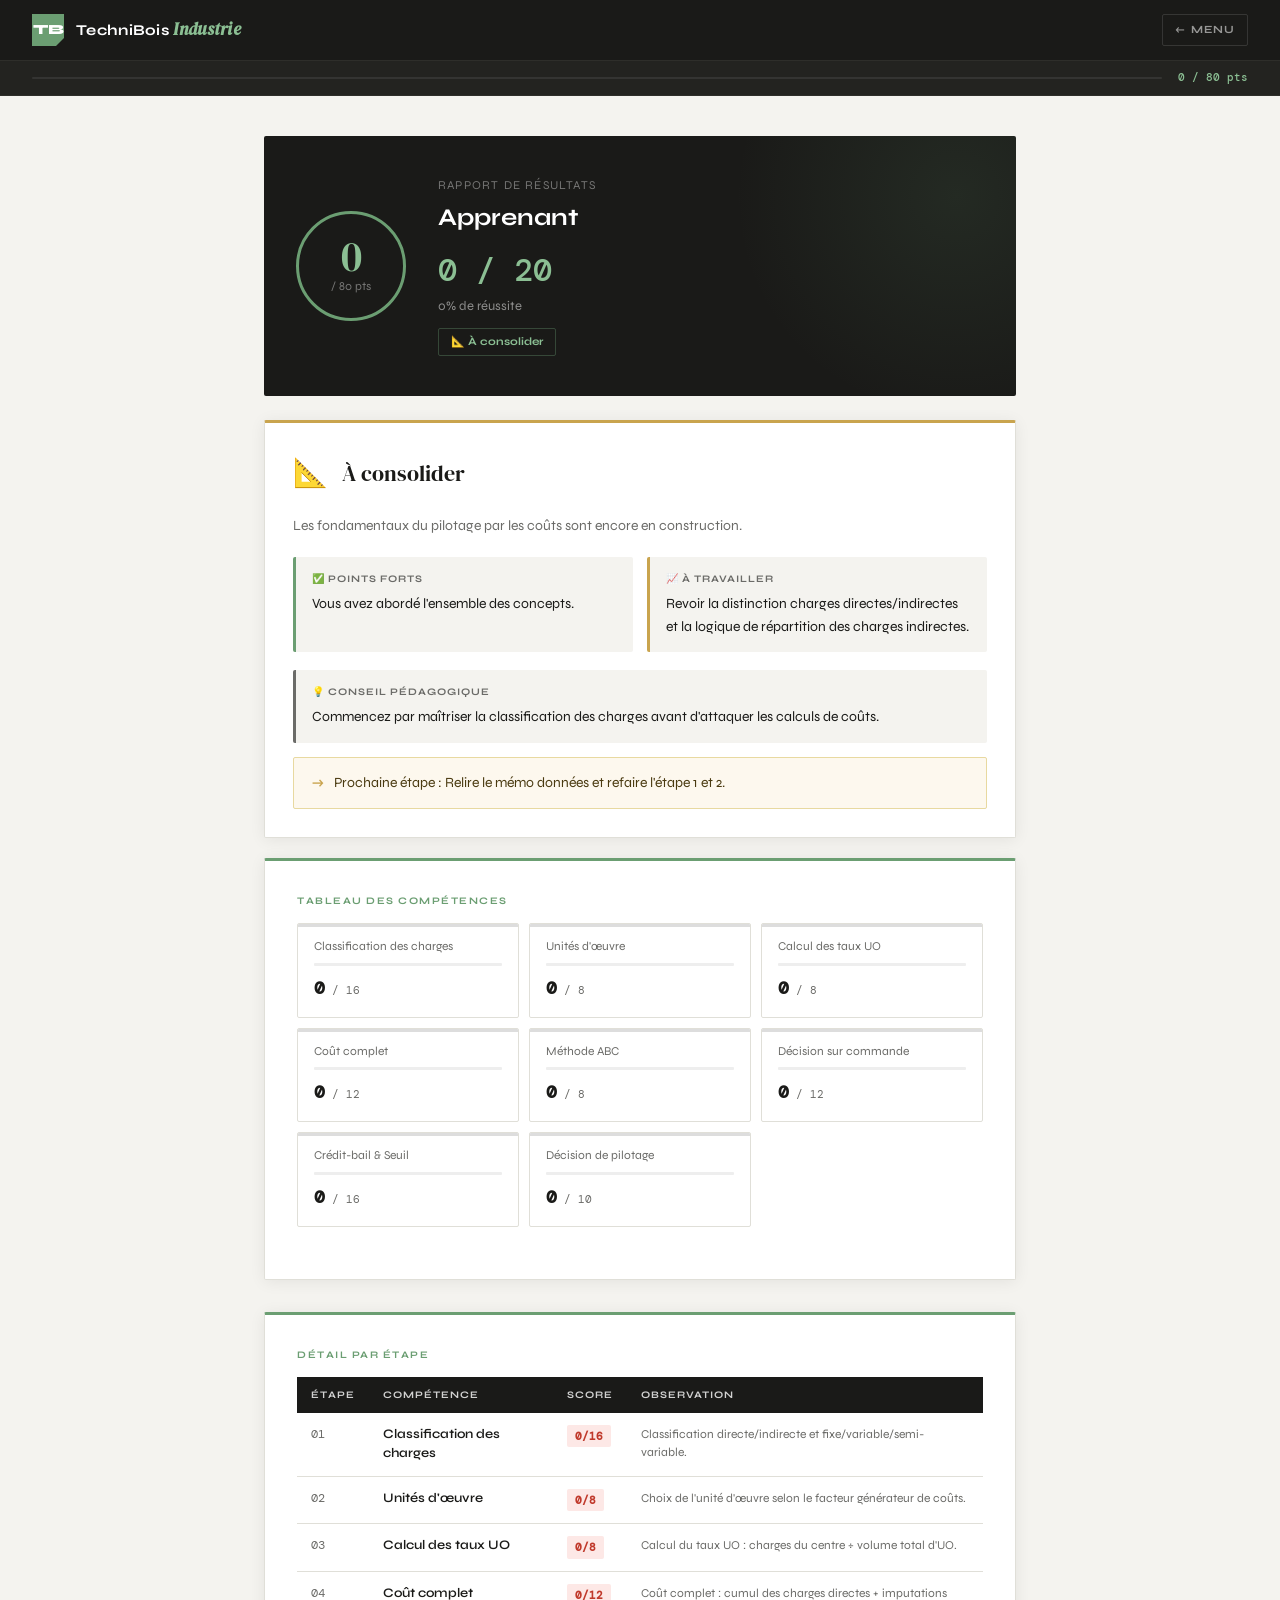
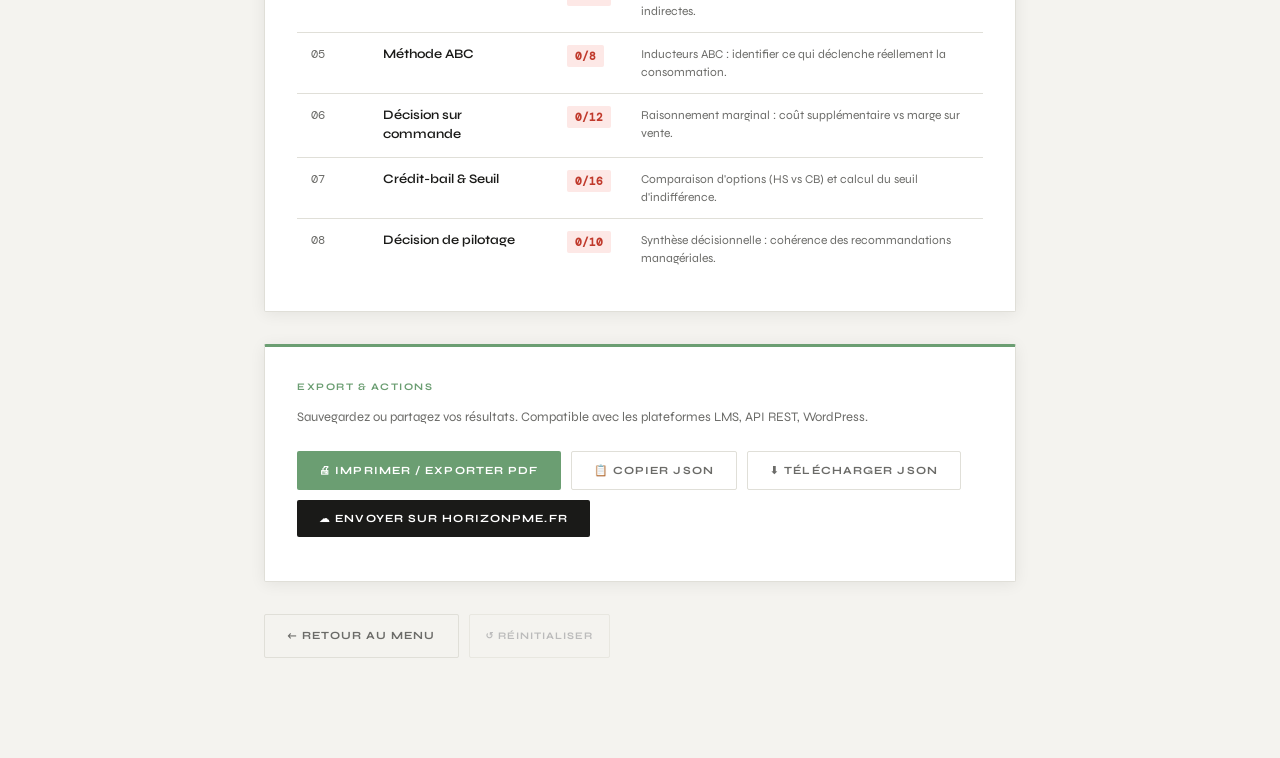
<file: resultats.html>
<!DOCTYPE html>
<html lang="fr">
<head>
<meta charset="UTF-8">
<meta name="viewport" content="width=device-width, initial-scale=1.0">
<title>TechniBois — Rapport de résultats</title>
<link href="https://fonts.googleapis.com/css2?family=Syne:wght@400;500;600;700;800&family=DM+Serif+Display:ital@0;1&family=DM+Mono:wght@400;500&display=swap" rel="stylesheet">
<link rel="stylesheet" href="style.css">
<style>
/* ── RÉSULTATS SPÉCIFIQUE ── */
.result-hero {
  background: var(--dark);
  border-radius: var(--radius);
  padding: 40px 32px;
  margin-bottom: 24px;
  position: relative; overflow: hidden;
}
.result-hero::before {
  content: '';
  position: absolute; top: 0; right: 0;
  width: 300px; height: 300px;
  background: radial-gradient(circle at 80% 20%, rgba(107,158,114,0.12) 0%, transparent 65%);
  pointer-events: none;
}
.result-hero-inner { position: relative; z-index: 1; display: flex; align-items: center; gap: 32px; flex-wrap: wrap; }
.score-ring {
  width: 110px; height: 110px; flex-shrink: 0;
  border-radius: 50%; border: 3px solid var(--green);
  display: flex; flex-direction: column; align-items: center; justify-content: center;
}
.score-ring-val {
  font-family: var(--ff-display);
  font-size: 42px; color: var(--green-l); line-height: 1;
}
.score-ring-max { font-size: 12px; color: rgba(255,255,255,0.4); }
.hero-details { flex: 1; min-width: 180px; }
.hero-apprenant { font-size: 12px; color: rgba(255,255,255,0.4); margin-bottom: 4px; text-transform: uppercase; letter-spacing: 0.1em; }
.hero-name { font-size: 24px; font-weight: 700; color: #fff; margin-bottom: 8px; }
.hero-note { font-family: var(--ff-mono); font-size: 32px; font-weight: 500; color: var(--green-l); }
.hero-pct  { font-size: 13px; color: rgba(255,255,255,0.5); }
.hero-badge-wrap { margin-top: 10px; }

/* ── PROFIL CARD ── */
.profile-card {
  background: var(--card);
  border: 1px solid var(--border);
  border-top: 3px solid var(--gold);
  border-radius: var(--radius);
  padding: 28px 28px;
  margin-bottom: 20px;
  box-shadow: var(--shadow);
}
.profile-header {
  display: flex; align-items: center; gap: 14px;
  margin-bottom: 18px;
}
.profile-icon { font-size: 28px; }
.profile-label {
  font-family: var(--ff-display);
  font-size: 22px; font-weight: 400; color: var(--text);
}
.profile-desc { font-size: 14px; color: var(--muted); margin-bottom: 20px; line-height: 1.7; }
.profile-grid { display: grid; grid-template-columns: 1fr 1fr; gap: 14px; margin-bottom: 18px; }
@media(max-width:540px) { .profile-grid { grid-template-columns: 1fr; } }
.profile-block {
  background: var(--surface); border-radius: var(--radius);
  padding: 14px 16px; border-left: 3px solid var(--border);
}
.profile-block.green { border-left-color: var(--green); }
.profile-block.gold  { border-left-color: var(--gold); }
.profile-block.dark  { border-left-color: var(--muted); }
.profile-block-label { font-size: 10px; font-weight: 700; letter-spacing: 0.1em; text-transform: uppercase; color: var(--muted); margin-bottom: 6px; }
.profile-block-text { font-size: 14px; color: var(--text); line-height: 1.6; }
.profile-next {
  background: #fdf8ee;
  border: 1px solid #e8d9a0;
  border-radius: var(--radius);
  padding: 14px 18px;
  font-size: 14px; color: #4a3a10;
  display: flex; gap: 10px; align-items: flex-start;
}
.profile-next::before { content: '→'; font-weight: 700; color: var(--gold); flex-shrink: 0; }

/* ── COMP GRID ── */
.comp-grid { display: grid; grid-template-columns: repeat(auto-fill, minmax(170px, 1fr)); gap: 10px; margin-bottom: 20px; }
.comp-card {
  background: var(--card);
  border: 1px solid var(--border);
  border-radius: var(--radius);
  padding: 14px 16px;
  position: relative; overflow: hidden;
}
.comp-card::before {
  content: '';
  position: absolute; top: 0; left: 0; right: 0; height: 3px;
  background: var(--border);
}
.comp-card.full::before  { background: var(--green); }
.comp-card.good::before  { background: var(--gold); }
.comp-card.weak::before  { background: #ddd; }
.comp-name { font-size: 12px; color: var(--muted); margin-bottom: 8px; line-height: 1.4; }
.comp-bar-wrap { height: 3px; background: #eee; border-radius: 1px; overflow: hidden; margin-bottom: 8px; }
.comp-bar { height: 100%; border-radius: 1px; transition: width 0.8s ease; }
.comp-score { font-family: var(--ff-mono); font-size: 18px; font-weight: 600; color: var(--text); }
.comp-max   { font-family: var(--ff-mono); font-size: 11px; color: var(--muted); }

/* ── DETAIL TABLE ── */
.detail-table { width: 100%; border-collapse: collapse; font-size: 13px; }
.detail-table th { background: var(--dark); color: rgba(255,255,255,0.8); font-size: 10px; font-weight: 700; letter-spacing: 0.1em; text-transform: uppercase; padding: 10px 14px; text-align: left; }
.detail-table td { padding: 12px 14px; border-bottom: 1px solid var(--border); vertical-align: top; line-height: 1.5; }
.detail-table tr:last-child td { border-bottom: none; }
.chip {
  display: inline-block; font-size: 11px; font-weight: 700;
  padding: 3px 8px; border-radius: 2px;
  font-family: var(--ff-mono);
}
.chip-full { background: #e2f0e4; color: var(--green-d); }
.chip-good { background: #fdf3dc; color: #8a6010; }
.chip-weak { background: #f0f0ec; color: #888; }
.chip-zero { background: #fde8e6; color: var(--red); }

/* ── PRINT ── */
@media print {
  .topbar, .progress-strip, .no-print { display: none !important; }
  body { background: #fff; }
  .page-wrap { padding: 20px; }
  .result-hero { print-color-adjust: exact; -webkit-print-color-adjust: exact; }
}
</style>
</head>
<body>

<header class="topbar no-print">
  <div class="topbar-inner">
    <a href="index.html" class="brand"><div class="brand-mark">TB</div><div class="brand-text">TechniBois <em>Industrie</em></div></a>
    <a href="index.html" class="btn-home">← Menu</a>
  </div>
</header>
<div class="progress-strip no-print">
  <div class="progress-track"><div class="progress-fill" id="progress-fill"></div></div>
  <div class="progress-pts" id="progress-pts">0 / 80 pts</div>
</div>

<div class="page-wrap">

  <!-- HERO SCORE -->
  <div class="result-hero" id="result-hero">
    <div class="result-hero-inner">
      <div class="score-ring">
        <div class="score-ring-val" id="r-score">—</div>
        <div class="score-ring-max">/ 80 pts</div>
      </div>
      <div class="hero-details">
        <div class="hero-apprenant">Rapport de résultats</div>
        <div class="hero-name" id="r-name">—</div>
        <div class="hero-note" id="r-note">—</div>
        <div class="hero-pct" id="r-pct"></div>
        <div class="hero-badge-wrap">
          <span class="r-badge" id="r-badge" style="display:inline-block;font-size:11px;font-weight:700;color:var(--green-l);border:1px solid rgba(107,158,114,0.35);padding:4px 12px;border-radius:2px;">—</span>
        </div>
      </div>
    </div>
  </div>

  <!-- PROFIL APPRENANT -->
  <div class="profile-card" id="profile-card">
    <div class="profile-header">
      <div class="profile-icon" id="p-icon">🎯</div>
      <div class="profile-label" id="p-label">Chargement…</div>
    </div>
    <p class="profile-desc" id="p-desc"></p>
    <div class="profile-grid">
      <div class="profile-block green">
        <div class="profile-block-label">✅ Points forts</div>
        <div class="profile-block-text" id="p-strengths"></div>
      </div>
      <div class="profile-block gold">
        <div class="profile-block-label">📈 À travailler</div>
        <div class="profile-block-text" id="p-improve"></div>
      </div>
    </div>
    <div class="profile-block dark" style="margin-bottom:14px;">
      <div class="profile-block-label">💡 Conseil pédagogique</div>
      <div class="profile-block-text" id="p-conseil"></div>
    </div>
    <div class="profile-next" id="p-next"></div>
  </div>

  <!-- COMPÉTENCES -->
  <div class="id-card">
    <span class="page-eyebrow" style="margin-bottom:14px;">Tableau des compétences</span>
    <div class="comp-grid" id="comp-grid"></div>
  </div>

  <!-- DÉTAIL ── -->
  <div class="id-card">
    <span class="page-eyebrow" style="margin-bottom:14px;">Détail par étape</span>
    <table class="detail-table" id="detail-table">
      <thead>
        <tr>
          <th>Étape</th>
          <th>Compétence</th>
          <th>Score</th>
          <th>Observation</th>
        </tr>
      </thead>
      <tbody id="detail-tbody"></tbody>
    </table>
  </div>

  <!-- ACTIONS ── -->
  <div class="id-card no-print">
    <span class="page-eyebrow" style="margin-bottom:12px;">Export &amp; actions</span>
    <p style="font-size:13px;color:var(--muted);margin-bottom:16px;">Sauvegardez ou partagez vos résultats. Compatible avec les plateformes LMS, API REST, WordPress.</p>
    <div class="btn-row">
      <button class="btn btn-primary" onclick="window.print()">🖨 Imprimer / Exporter PDF</button>
      <button class="btn btn-secondary" onclick="copyJSON()">📋 Copier JSON</button>
      <button class="btn btn-secondary" onclick="downloadJSON()">⬇ Télécharger JSON</button>
      <button class="btn btn-dark" onclick="envoyerServeur()">☁ Envoyer sur horizonpme.fr</button>
    </div>
    <div style="margin-top:12px;font-size:12px;color:var(--muted);" id="send-status"></div>
  </div>

  <div class="btn-row no-print">
    <a href="index.html" class="btn btn-secondary">← Retour au menu</a>
    <button class="btn btn-ghost" onclick="if(confirm('Recommencer depuis zéro ?')){localStorage.clear();window.location.href='index.html';}">↺ Réinitialiser</button>
  </div>
</div>

<script src="common.js"></script>
<script>
const FEEDBACKS = {
  1: 'Classification directe/indirecte et fixe/variable/semi-variable.',
  2: 'Choix de l\'unité d\'œuvre selon le facteur générateur de coûts.',
  3: 'Calcul du taux UO : charges du centre ÷ volume total d\'UO.',
  4: 'Coût complet : cumul des charges directes + imputations indirectes.',
  5: 'Inducteurs ABC : identifier ce qui déclenche réellement la consommation.',
  6: 'Raisonnement marginal : coût supplémentaire vs marge sur vente.',
  7: 'Comparaison d\'options (HS vs CB) et calcul du seuil d\'indifférence.',
  8: 'Synthèse décisionnelle : cohérence des recommandations managériales.'
};

window.addEventListener('DOMContentLoaded', buildResults);

function buildResults() {
  const s = loadState();
  const id = s.identity || {};
  const nom    = (id.prenom || '') + (id.prenom && id.nom ? ' ' : '') + (id.nom || '');
  const groupe = id.groupe || '';

  const tot  = getTotalScore();
  const note = Math.round(tot / 80 * 20 * 10) / 10;
  const pct  = Math.round(tot / 80 * 100);
  const prof = getProfile(pct);

  updateProgress();

  // Hero
  document.getElementById('r-score').textContent = tot;
  document.getElementById('r-name').textContent  = nom || 'Apprenant';
  document.getElementById('r-note').textContent  = note + ' / 20';
  document.getElementById('r-pct').textContent   = pct + '% de réussite' + (groupe ? ' · ' + groupe : '');
  document.getElementById('r-badge').textContent = prof.label;

  // Profil
  const [icon, ...labelParts] = prof.label.split(' ');
  document.getElementById('p-icon').textContent = icon;
  document.getElementById('p-label').textContent = labelParts.join(' ');
  document.getElementById('p-desc').textContent = prof.desc;
  document.getElementById('p-strengths').textContent = prof.strengths;
  document.getElementById('p-improve').textContent   = prof.improve;
  document.getElementById('p-conseil').textContent   = prof.conseil;
  document.getElementById('p-next').textContent      = 'Prochaine étape : ' + prof.next;

  // Comp grid
  const grid = document.getElementById('comp-grid');
  for (let i = 1; i <= 8; i++) {
    const sc = getScore(i), mx = STEP_MAX[i];
    const ratio = sc / mx;
    const cls   = ratio === 1 ? 'full' : ratio >= 0.5 ? 'good' : 'weak';
    const barColor = ratio === 1 ? 'var(--green)' : ratio >= 0.5 ? 'var(--gold)' : '#ddd';
    const card = document.createElement('div');
    card.className = 'comp-card ' + cls;
    card.innerHTML = `
      <div class="comp-name">${STEP_NAMES[i]}</div>
      <div class="comp-bar-wrap"><div class="comp-bar" style="width:${ratio*100}%;background:${barColor};"></div></div>
      <span class="comp-score">${sc}</span><span class="comp-max"> / ${mx}</span>
    `;
    grid.appendChild(card);
  }

  // Detail table
  const tbody = document.getElementById('detail-tbody');
  for (let i = 1; i <= 8; i++) {
    const sc = getScore(i), mx = STEP_MAX[i];
    const ratio = sc / mx;
    let chipClass, chipLabel;
    if (ratio === 1)      { chipClass = 'chip-full'; chipLabel = sc+'/'+mx+' ✓'; }
    else if (ratio >= .5) { chipClass = 'chip-good'; chipLabel = sc+'/'+mx; }
    else if (sc > 0)      { chipClass = 'chip-weak'; chipLabel = sc+'/'+mx; }
    else                  { chipClass = 'chip-zero'; chipLabel = '0/'+mx; }
    const tr = document.createElement('tr');
    tr.innerHTML = `
      <td style="font-family:var(--ff-mono);font-size:12px;color:var(--muted);">0${i}</td>
      <td style="font-weight:600;">${STEP_NAMES[i]}</td>
      <td><span class="chip ${chipClass}">${chipLabel}</span></td>
      <td style="font-size:12px;color:var(--muted);">${FEEDBACKS[i]}</td>
    `;
    tbody.appendChild(tr);
  }

  // Build reporting data
  window.reportingData = {
    mission: 'TechniBois — Pilotage par les coûts',
    apprenant: { nom: id.nom||'—', prenom: id.prenom||'—', groupe: id.groupe||'—' },
    date: new Date().toISOString(),
    scoreTotal: tot, scoreMax: 80, note20: note, pourcentage: pct,
    profil: prof.label,
    detailEtapes: Object.fromEntries(
      Array.from({length:8},(_,i)=>[STEP_NAMES[i+1],{score:getScore(i+1),max:STEP_MAX[i+1]}])
    )
  };
}

function copyJSON() {
  navigator.clipboard.writeText(JSON.stringify(window.reportingData, null, 2))
    .then(() => alert('✅ JSON copié !'))
    .catch(() => alert('Erreur — copiez manuellement.'));
}

function downloadJSON() {
  const b = new Blob([JSON.stringify(window.reportingData,null,2)], {type:'application/json'});
  const a = document.createElement('a');
  a.href = URL.createObjectURL(b);
  a.download = 'resultats-technibois-' + new Date().toISOString().split('T')[0] + '.json';
  a.click();
}

function envoyerServeur() {
  const s = loadState(), id = s.identity||{};
  const tot = getTotalScore();
  const pct = Math.round(tot / 80 * 100);
  const prof = getProfile(pct);
  const detail = Object.fromEntries(
    Array.from({length:8},(_,i)=>[STEP_NAMES[i+1],{score:getScore(i+1),max:STEP_MAX[i+1]}])
  );
  const el = document.getElementById('send-status');
  el.textContent = 'Envoi en cours…';
  fetch('https://www.horizonpme.fr/save-technibois.php', {
    method: 'POST',
    headers: {'Content-Type': 'application/json'},
    body: JSON.stringify({
      nom: id.nom||'—', prenom: id.prenom||'—', classe: id.groupe||'—',
      score: tot, badge: prof.label, detail
    })
  })
  .then(r => r.json())
  .then(d => { el.textContent = d.success ? '✅ Résultats envoyés avec succès.' : '⚠️ Erreur : ' + d.error; })
  .catch(() => { el.textContent = '⚠️ Connexion impossible à horizonpme.fr.'; });
}
</script>
</body>
</html>
</file>
<file: style.css>
/* ═══════════════════════════════════════════
   TECHNIBOIS — Pilotage par les coûts
   CSS commun — Thème Industriel Éditorial
   ═══════════════════════════════════════════ */

@import url('https://fonts.googleapis.com/css2?family=Syne:wght@400;500;600;700;800&family=DM+Serif+Display:ital@0;1&family=DM+Mono:wght@400;500&display=swap');

/* ── VARIABLES ── */
:root {
  --black:     #0E0E0E;
  --dark:      #1A1A18;
  --panel:     #232320;
  --surface:   #F4F3EF;
  --card:      #FFFFFF;
  --green:     #6B9E72;
  --green-l:   #8BBF93;
  --green-d:   #4A7A52;
  --gold:      #C9A44E;
  --gold-l:    #E8C97A;
  --red:       #C0392B;
  --text:      #1A1A18;
  --muted:     #6B6B68;
  --border:    #E0DFD8;
  --border-d:  #2E2E2A;

  --ff-display: 'DM Serif Display', Georgia, serif;
  --ff-ui:      'Syne', system-ui, sans-serif;
  --ff-mono:    'DM Mono', 'Courier New', monospace;

  --radius:    2px;
  --shadow:    0 2px 16px rgba(0,0,0,0.07);
  --shadow-lg: 0 8px 40px rgba(0,0,0,0.12);
}

/* ── RESET ── */
*, *::before, *::after { margin:0; padding:0; box-sizing:border-box; }
html { font-size: 16px; scroll-behavior: smooth; }
body {
  font-family: var(--ff-ui);
  background: var(--surface);
  color: var(--text);
  min-height: 100vh;
  line-height: 1.6;
  -webkit-font-smoothing: antialiased;
}

/* ── TOPBAR ── */
.topbar {
  background: var(--dark);
  padding: 0 32px;
  position: sticky; top: 0; z-index: 300;
  border-bottom: 1px solid var(--border-d);
}
.topbar-inner {
  display: flex; align-items: center; justify-content: space-between;
  height: 60px; gap: 16px;
}
.brand {
  display: flex; align-items: center; gap: 12px;
  text-decoration: none;
}
.brand-mark {
  width: 32px; height: 32px;
  background: var(--green);
  display: flex; align-items: center; justify-content: center;
  font-size: 14px; font-weight: 800; color: #fff;
  letter-spacing: -0.5px;
  clip-path: polygon(0 0, 100% 0, 100% 75%, 75% 100%, 0 100%);
}
.brand-text {
  font-family: var(--ff-ui);
  font-size: 15px; font-weight: 700;
  color: #fff; letter-spacing: 0.02em;
}
.brand-text em {
  font-family: var(--ff-display);
  font-style: italic;
  color: var(--green-l);
  font-size: 17px;
}
.topbar-subtitle {
  font-size: 11px; font-weight: 600;
  letter-spacing: 0.12em; text-transform: uppercase;
  color: rgba(255,255,255,0.35);
}
.btn-home {
  display: flex; align-items: center; gap: 6px;
  font-family: var(--ff-ui);
  font-size: 11px; font-weight: 700;
  letter-spacing: 0.1em; text-transform: uppercase;
  color: rgba(255,255,255,0.55);
  text-decoration: none;
  padding: 6px 12px;
  border: 1px solid rgba(255,255,255,0.12);
  border-radius: var(--radius);
  transition: all 0.2s;
}
.btn-home:hover { color: #fff; border-color: rgba(255,255,255,0.35); }

/* ── PROGRESS BAR ── */
.progress-strip {
  background: var(--panel);
  padding: 8px 32px;
  display: flex; align-items: center; gap: 16px;
  border-bottom: 1px solid var(--border-d);
}
.progress-track {
  flex: 1; height: 2px;
  background: rgba(255,255,255,0.08);
  border-radius: 1px; overflow: hidden;
}
.progress-fill {
  height: 100%; background: var(--green);
  border-radius: 1px;
  transition: width 0.6s cubic-bezier(0.4,0,0.2,1);
  width: 0%;
}
.progress-pts {
  font-family: var(--ff-mono);
  font-size: 11px; font-weight: 500;
  color: var(--green-l); white-space: nowrap;
  min-width: 70px; text-align: right;
}

/* ── LAYOUT ── */
.page-wrap { max-width: 800px; margin: 0 auto; padding: 40px 24px 100px; }

/* ── SECTION TITLES ── */
.page-title {
  font-family: var(--ff-display);
  font-size: 36px; font-weight: 400;
  line-height: 1.1; color: var(--text);
  margin-bottom: 6px;
}
.page-title em { color: var(--green-d); }
.page-eyebrow {
  font-size: 10px; font-weight: 700;
  letter-spacing: 0.15em; text-transform: uppercase;
  color: var(--green); margin-bottom: 12px;
  display: block;
}

/* ── ID CARD ── */
.id-card {
  background: var(--card);
  border: 1px solid var(--border);
  border-top: 3px solid var(--green);
  border-radius: var(--radius);
  padding: 32px;
  margin-bottom: 32px;
  box-shadow: var(--shadow);
}
.id-card-title {
  font-family: var(--ff-display);
  font-size: 20px; color: var(--text);
  margin-bottom: 24px;
}
.fields-grid { display: grid; grid-template-columns: 1fr 1fr; gap: 16px; }
@media(max-width:560px){ .fields-grid { grid-template-columns: 1fr; } }
.field-wrap { display: flex; flex-direction: column; gap: 6px; }
.field-label {
  font-size: 10px; font-weight: 700;
  letter-spacing: 0.12em; text-transform: uppercase;
  color: var(--muted);
}
.field-input {
  width: 100%;
  background: var(--surface);
  border: 1.5px solid var(--border);
  border-radius: var(--radius);
  padding: 11px 14px;
  font-family: var(--ff-ui);
  font-size: 14px; color: var(--text);
  outline: none;
  transition: border-color 0.2s, background 0.2s;
}
.field-input:focus { border-color: var(--green); background: #fff; }
.field-input[readonly] { background: #f0efe9; color: var(--muted); cursor: default; }
.field-input.full { grid-column: 1 / -1; }

/* ── ÉTAPE HEADER ── */
.step-header {
  background: var(--dark);
  padding: 18px 24px;
  border-radius: var(--radius) var(--radius) 0 0;
  display: flex; align-items: center; gap: 16px;
}
.step-badge {
  background: var(--green);
  color: #fff;
  font-size: 10px; font-weight: 700;
  letter-spacing: 0.14em; text-transform: uppercase;
  padding: 4px 10px;
  border-radius: var(--radius);
  white-space: nowrap;
}
.step-title {
  font-family: var(--ff-ui);
  font-size: 16px; font-weight: 700;
  color: #fff; line-height: 1.3;
}

/* ── ÉTAPE BODY ── */
.step-body {
  background: var(--card);
  border: 1px solid var(--border);
  border-top: none;
  border-radius: 0 0 var(--radius) var(--radius);
  padding: 28px 24px;
  margin-bottom: 24px;
  box-shadow: var(--shadow);
}

/* ── INFO BOXES ── */
.ctx-box {
  border-left: 3px solid var(--green);
  background: #f0f5f1;
  padding: 14px 18px;
  border-radius: 0 var(--radius) var(--radius) 0;
  font-size: 14px; color: #2a3d2c;
  margin-bottom: 22px; line-height: 1.7;
}
.ctx-box strong { color: var(--green-d); }
.hl-box {
  border-left: 3px solid var(--gold);
  background: #fdf8ee;
  padding: 14px 18px;
  border-radius: 0 var(--radius) var(--radius) 0;
  font-size: 14px; color: #4a3a10;
  margin-bottom: 22px; line-height: 1.7;
}
.hl-box strong { color: #8a6010; }
.info-tip {
  display: flex; gap: 10px; align-items: flex-start;
  background: #f9f9f6; border: 1px dashed #c8c7c0;
  border-radius: var(--radius); padding: 12px 14px;
  font-size: 13px; color: var(--muted);
  margin-bottom: 16px;
}
.info-tip::before { content: '💡'; flex-shrink: 0; font-size: 14px; }

/* ── TABLES ── */
.ex-table {
  width: 100%; border-collapse: collapse;
  font-size: 14px; margin-bottom: 6px;
}
.ex-table th {
  background: var(--dark);
  color: rgba(255,255,255,0.85);
  font-family: var(--ff-ui);
  font-size: 10px; font-weight: 700;
  letter-spacing: 0.1em; text-transform: uppercase;
  padding: 11px 14px; text-align: left;
}
.ex-table td {
  padding: 12px 14px;
  border-bottom: 1px solid var(--border);
  vertical-align: middle;
}
.ex-table tr:last-child td { border-bottom: none; }
.ex-table tr:nth-child(even) td { background: #fafaf7; }
.ex-table .charge-name { font-weight: 600; color: var(--text); }
.ex-table .charge-amt {
  font-family: var(--ff-mono);
  font-weight: 600; color: var(--green-d);
}

/* ── SELECT ── */
select {
  width: 100%;
  background: var(--surface);
  border: 1.5px solid var(--border);
  border-radius: var(--radius);
  padding: 9px 32px 9px 12px;
  font-family: var(--ff-ui);
  font-size: 13px; color: var(--text);
  outline: none; appearance: none;
  background-image: url("data:image/svg+xml,%3Csvg xmlns='http://www.w3.org/2000/svg' width='10' height='7'%3E%3Cpath d='M1 1l4 4 4-4' stroke='%236B9E72' stroke-width='1.5' fill='none' stroke-linecap='round'/%3E%3C/svg%3E");
  background-repeat: no-repeat;
  background-position: right 10px center;
  cursor: pointer;
  transition: border-color 0.2s;
}
select:focus { border-color: var(--green); }

/* ── NUM INPUT ── */
.num-input {
  background: var(--surface);
  border: 1.5px solid var(--border);
  border-radius: var(--radius);
  padding: 10px 13px;
  font-family: var(--ff-mono);
  font-size: 14px; color: var(--text);
  outline: none; width: 120px;
  transition: border-color 0.2s, background 0.2s;
}
.num-input:focus { border-color: var(--green); background: #fff; }
.num-input[readonly] { background: #f0efe9; color: var(--green-d); font-weight: 600; }
.input-row {
  display: flex; align-items: center; gap: 10px;
  margin-bottom: 14px; flex-wrap: wrap;
}
.input-row-label {
  font-size: 13px; font-weight: 600;
  color: var(--text); min-width: 160px;
  line-height: 1.4;
}
.input-unit { font-size: 12px; color: var(--muted); font-family: var(--ff-mono); }

/* ── FEEDBACK INLINE ── */
.fb-ok {
  display: inline-flex; align-items: center; gap: 4px;
  font-size: 12px; font-weight: 700;
  color: #2d6e33; background: #e2f0e4;
  padding: 3px 9px; border-radius: 2px;
}
.fb-ko {
  display: inline-flex; align-items: center; gap: 4px;
  font-size: 12px; font-weight: 700;
  color: #c0392b; background: #fde8e6;
  padding: 3px 9px; border-radius: 2px;
}

/* ── FEEDBACK BLOCK ── */
.fb-block {
  background: #f0f5f1;
  border-left: 3px solid var(--green);
  border-radius: 0 var(--radius) var(--radius) 0;
  padding: 20px 22px;
  margin-top: 20px;
  font-size: 14px; color: #2a3d2c;
  line-height: 1.75;
  display: none;
}
.fb-block.show { display: block; animation: fadeSlideIn 0.3s ease; }
.fb-block h4 {
  font-weight: 700; color: var(--green-d);
  margin-bottom: 10px; font-size: 14px;
  display: flex; align-items: center; gap: 8px;
}
.fb-score {
  margin-top: 14px; padding-top: 12px;
  border-top: 1px solid #c5dbc8;
  font-weight: 700; color: var(--green-d);
  font-family: var(--ff-mono); font-size: 15px;
}
.fb-block ul { padding-left: 18px; margin-top: 8px; }
.fb-block li { margin-bottom: 4px; }

/* ── CHOICES (radio/checkbox) ── */
.choices { display: flex; flex-direction: column; gap: 8px; margin-bottom: 18px; }
.choice {
  display: flex; align-items: flex-start; gap: 14px;
  border: 1.5px solid var(--border);
  border-radius: var(--radius);
  padding: 13px 16px; cursor: pointer;
  transition: border-color 0.15s, background 0.15s;
  font-size: 14px; line-height: 1.5;
  user-select: none;
}
.choice:hover { border-color: var(--green-l); background: #f5faf6; }
.choice.selected { border-color: var(--green); background: #f0f5f1; }
.choice.correct  { border-color: #2d6e33; background: #e2f0e4; }
.choice.wrong    { border-color: var(--red); background: #fde8e6; }
.choice input { display: none; }
.choice-dot {
  width: 18px; height: 18px; flex-shrink: 0;
  border: 2px solid #ccc; border-radius: 50%;
  margin-top: 2px;
  display: flex; align-items: center; justify-content: center;
  transition: all 0.15s;
}
.choice-check { border-radius: 3px !important; }
.choice.selected .choice-dot,
.choice.correct .choice-dot  { border-color: var(--green); background: var(--green); }
.choice.wrong .choice-dot    { border-color: var(--red); background: var(--red); }
.choice-dot-inner {
  width: 6px; height: 6px; border-radius: 50%;
  background: #fff; opacity: 0; transition: opacity 0.15s;
}
.choice.selected .choice-dot-inner,
.choice.correct  .choice-dot-inner { opacity: 1; }

/* ── BUTTONS ── */
.btn-row { display: flex; gap: 10px; flex-wrap: wrap; margin-top: 24px; }
.btn {
  display: inline-flex; align-items: center; gap: 7px;
  font-family: var(--ff-ui);
  font-size: 11px; font-weight: 700;
  letter-spacing: 0.1em; text-transform: uppercase;
  padding: 12px 22px; border-radius: var(--radius);
  border: none; cursor: pointer;
  transition: all 0.15s; text-decoration: none;
}
.btn-primary { background: var(--green); color: #fff; }
.btn-primary:hover { background: var(--green-d); transform: translateY(-1px); }
.btn-secondary { background: transparent; color: var(--muted); border: 1.5px solid var(--border); }
.btn-secondary:hover { border-color: var(--green); color: var(--text); }
.btn-ghost { background: transparent; color: #bbb; border: 1.5px solid #e8e7e0; font-size: 10px; padding: 10px 16px; }
.btn-ghost:hover { color: var(--muted); border-color: #ccc; }
.btn-dark { background: var(--dark); color: #fff; }
.btn-dark:hover { background: #000; }
.btn-gold { background: var(--gold); color: #fff; }
.btn-gold:hover { background: #a8883e; }

/* ── DIVIDER ── */
.divider { height: 1px; background: var(--border); margin: 22px 0; }

/* ── SECTION LABEL ── */
.section-label {
  font-size: 10px; font-weight: 700;
  letter-spacing: 0.14em; text-transform: uppercase;
  color: var(--green); margin-bottom: 6px; display: block;
}
.section-h { font-size: 15px; font-weight: 700; color: var(--text); margin-bottom: 4px; }
.section-sub { font-size: 12px; color: var(--muted); font-style: italic; margin-bottom: 14px; }

/* ── ANIMATIONS ── */
@keyframes fadeSlideIn {
  from { opacity: 0; transform: translateY(6px); }
  to   { opacity: 1; transform: translateY(0); }
}
@keyframes fadeIn {
  from { opacity: 0; } to { opacity: 1; }
}

/* ── RESPONSIVE ── */
@media(max-width:600px) {
  .topbar { padding: 0 16px; }
  .topbar-subtitle { display: none; }
  .progress-strip { padding: 8px 16px; }
  .page-wrap { padding: 24px 14px 80px; }
  .step-body, .id-card { padding: 18px 16px; }
  .ex-table { font-size: 12px; }
  .ex-table th, .ex-table td { padding: 8px 8px; }
  .page-title { font-size: 26px; }
  .btn { font-size: 10px; padding: 10px 14px; }
  .fields-grid { grid-template-columns: 1fr; }
  select { font-size: 12px; }
  .num-input { width: 100px; font-size: 13px; }
}
</file>
